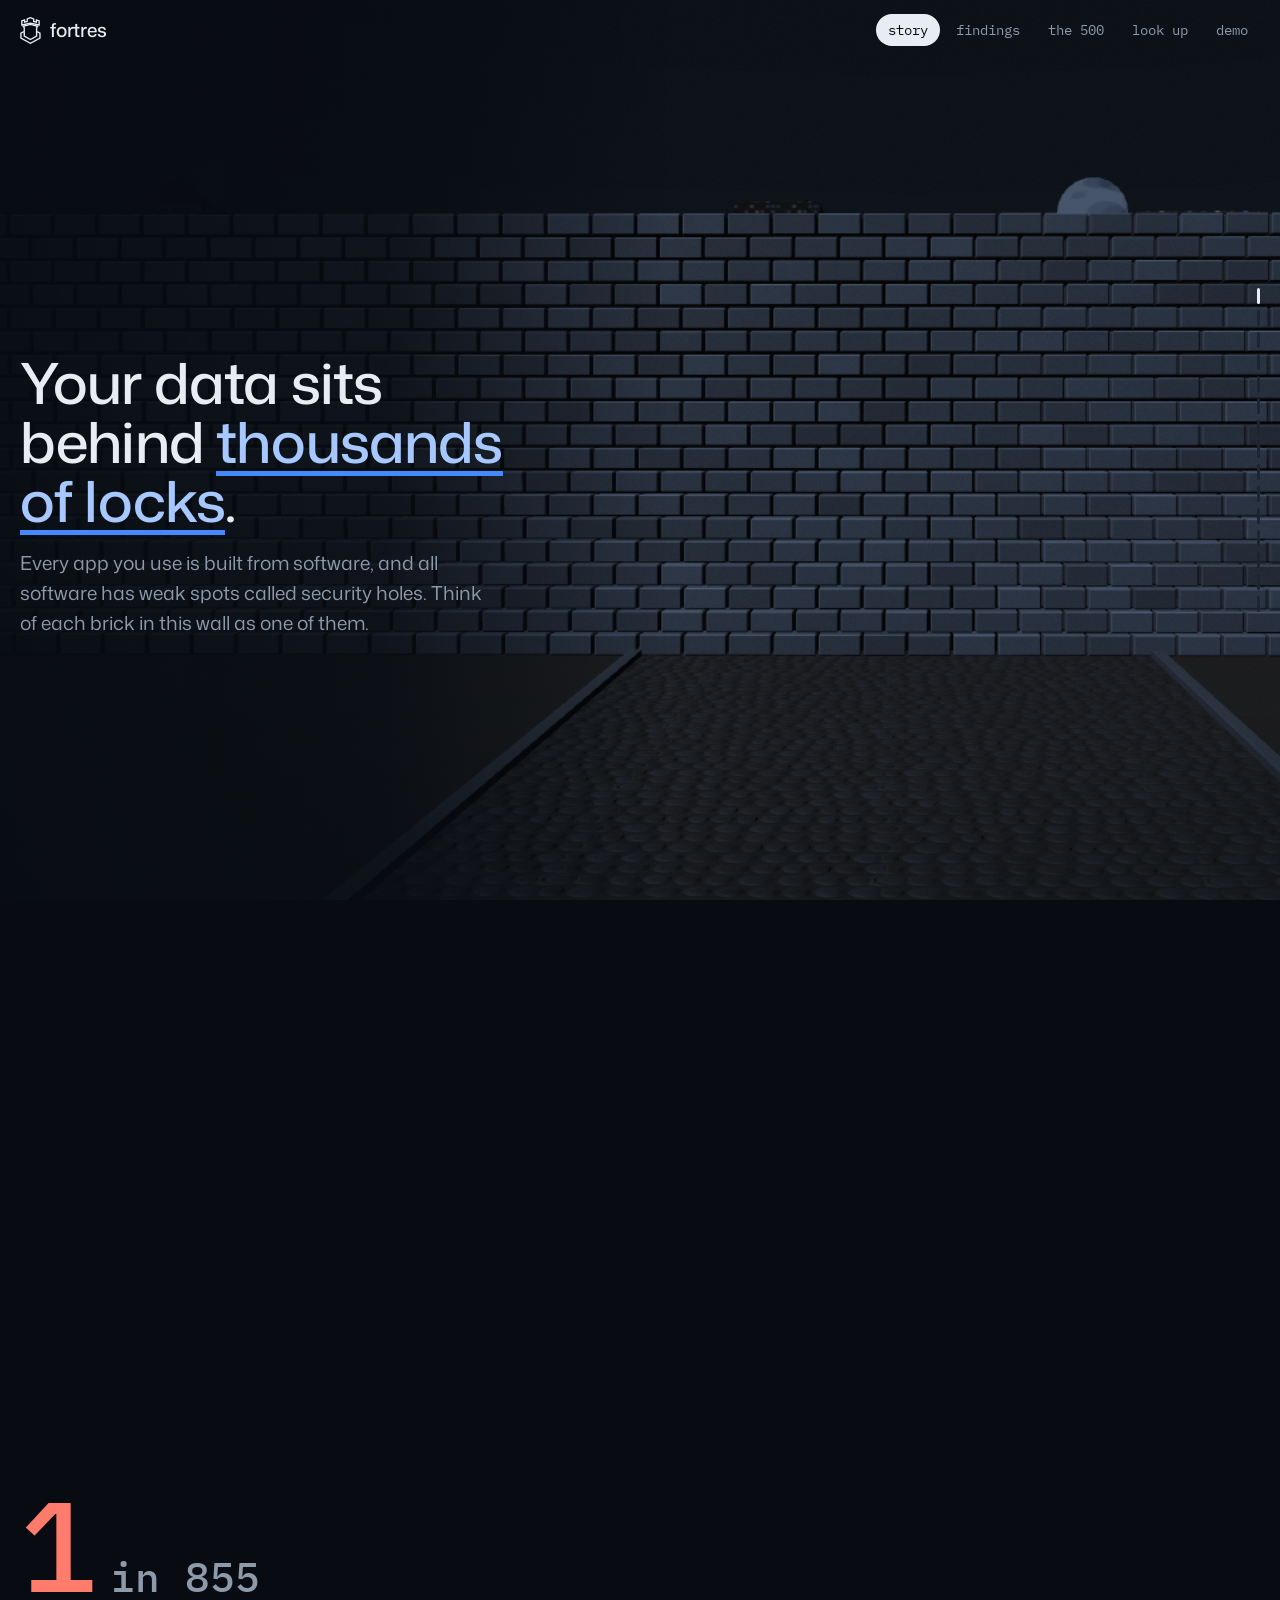
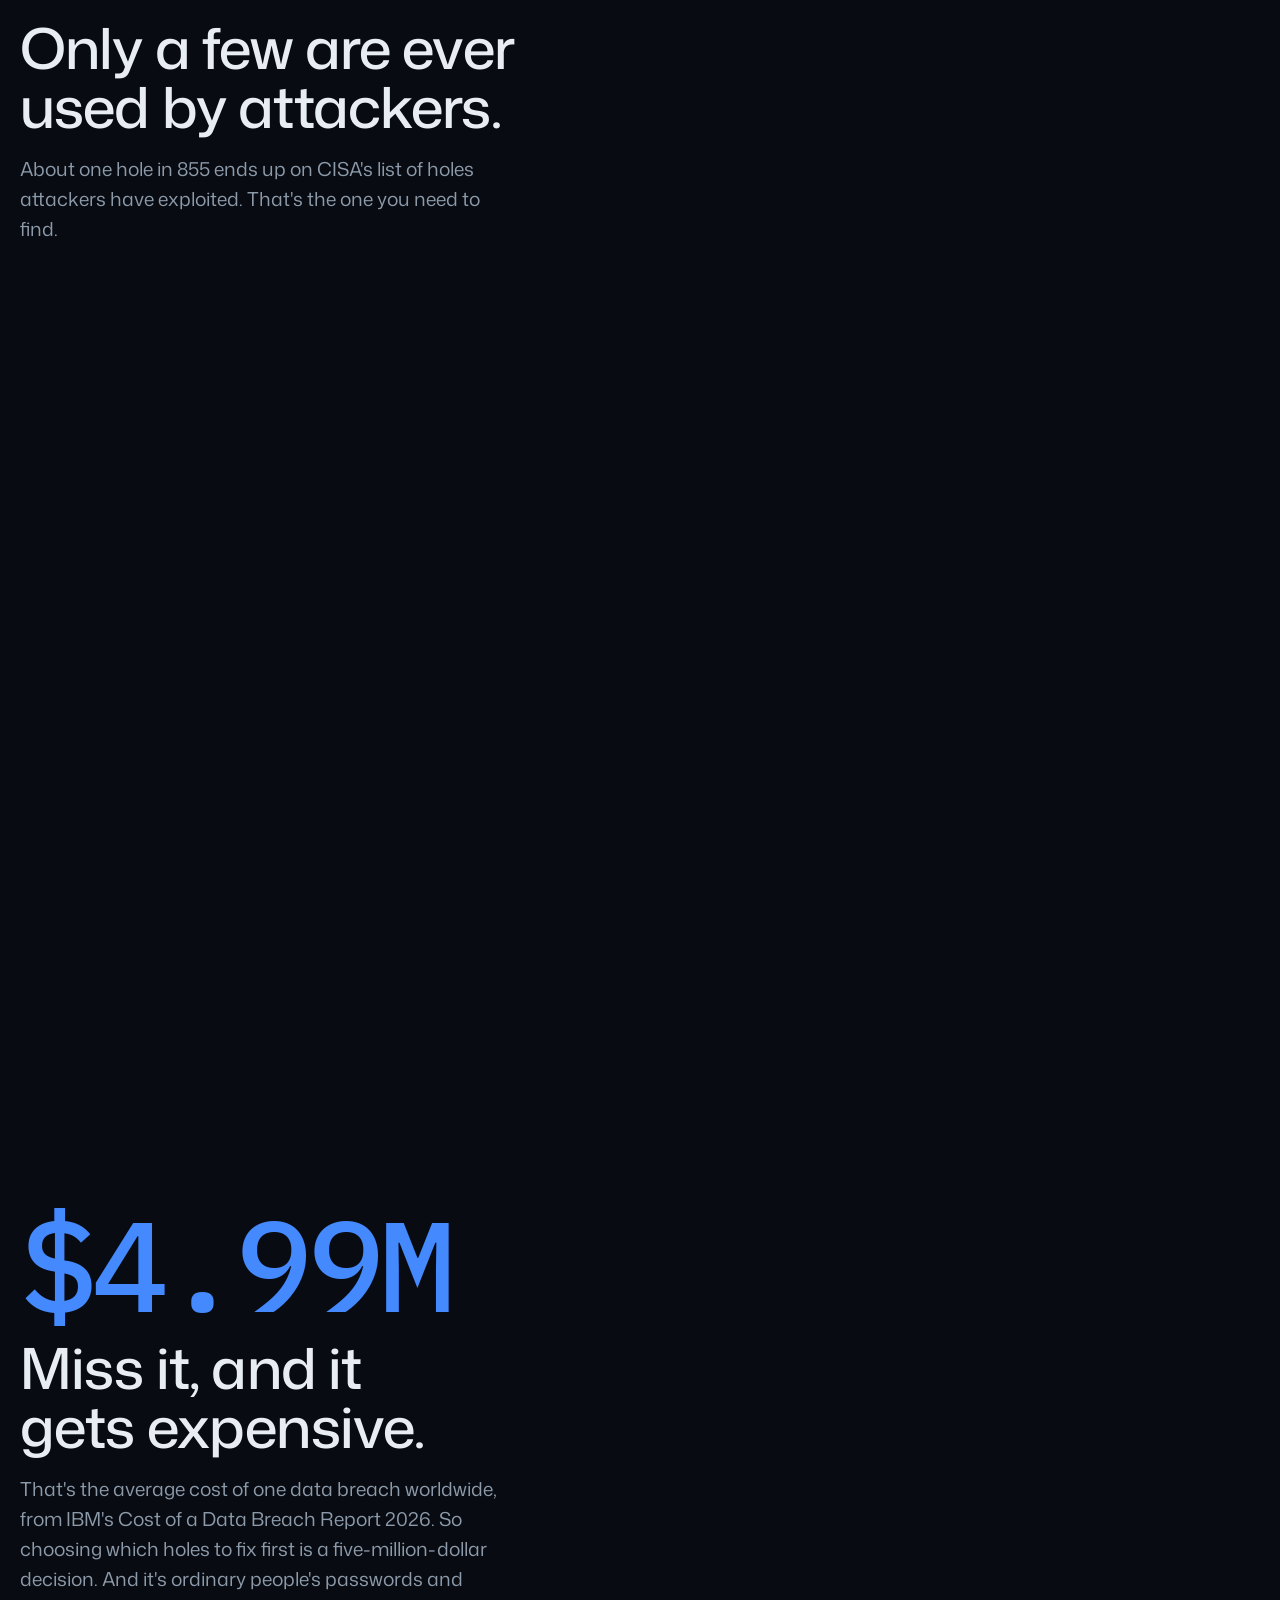
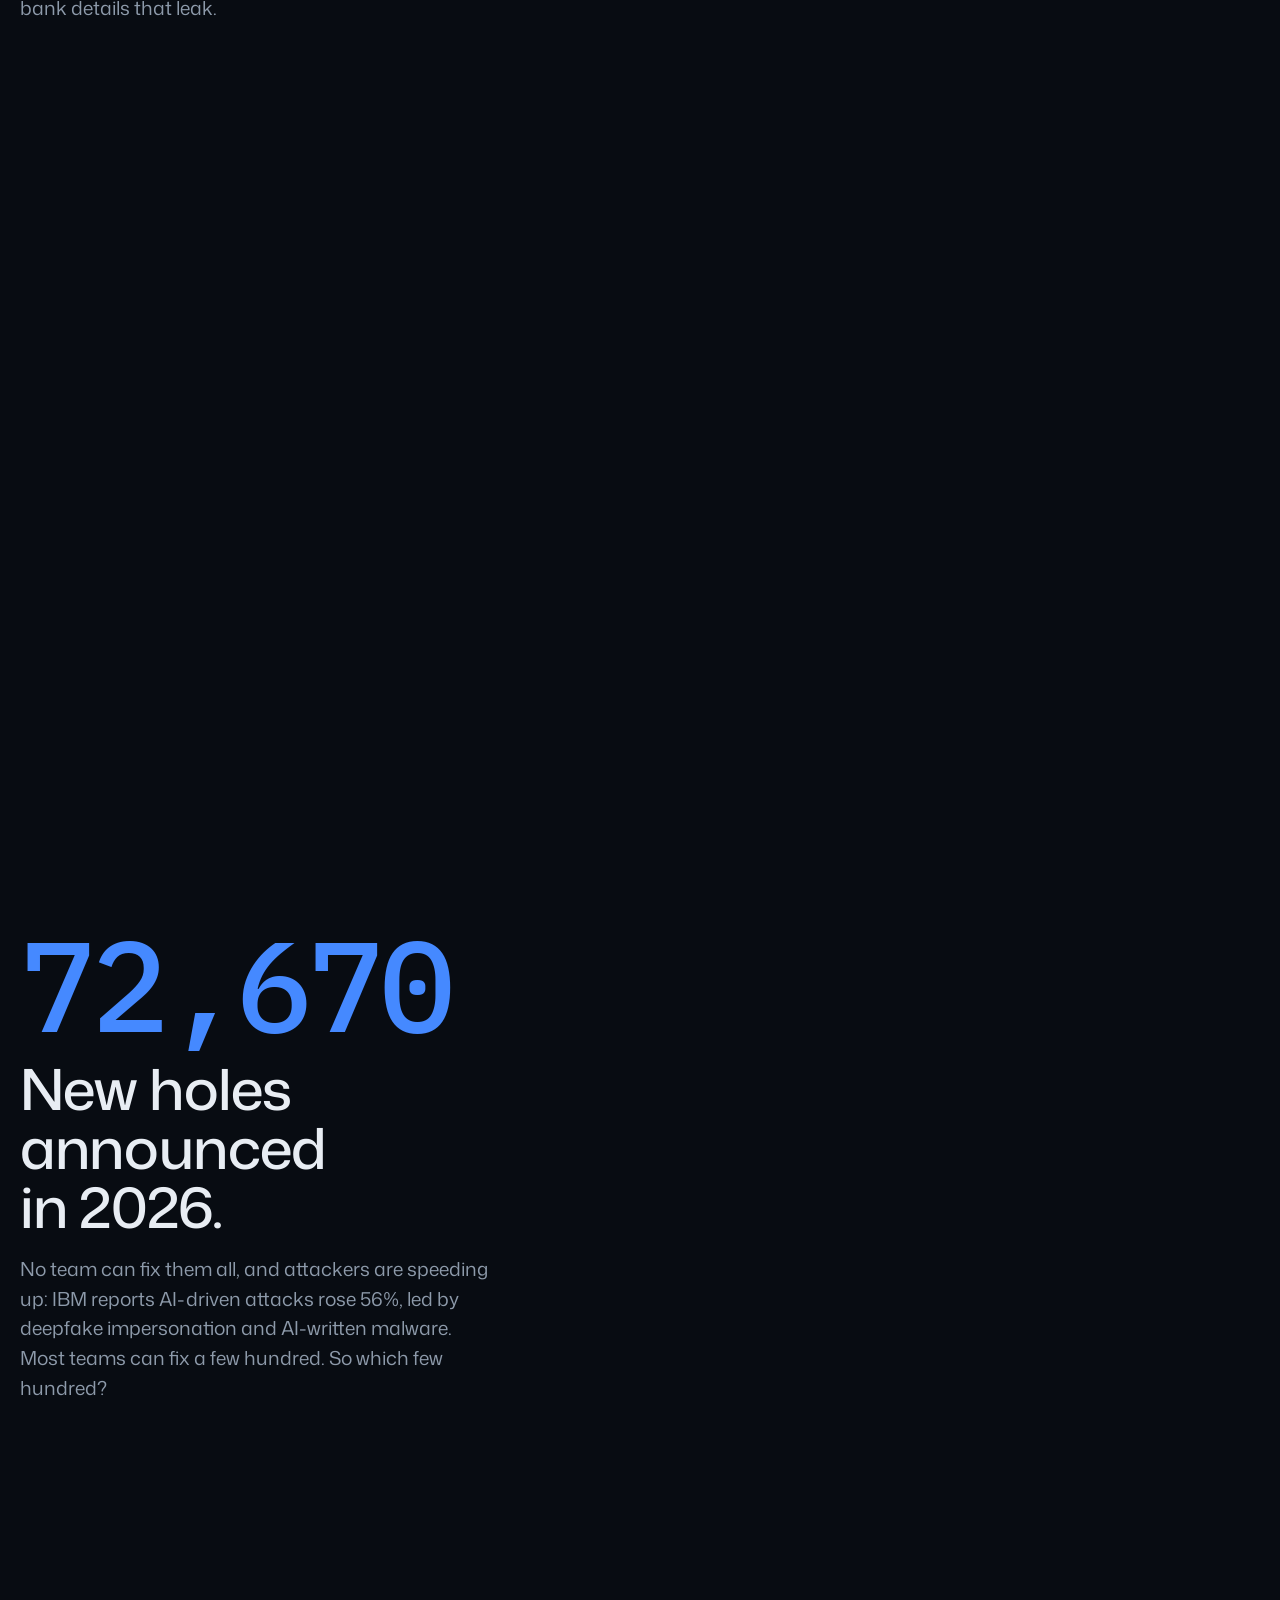
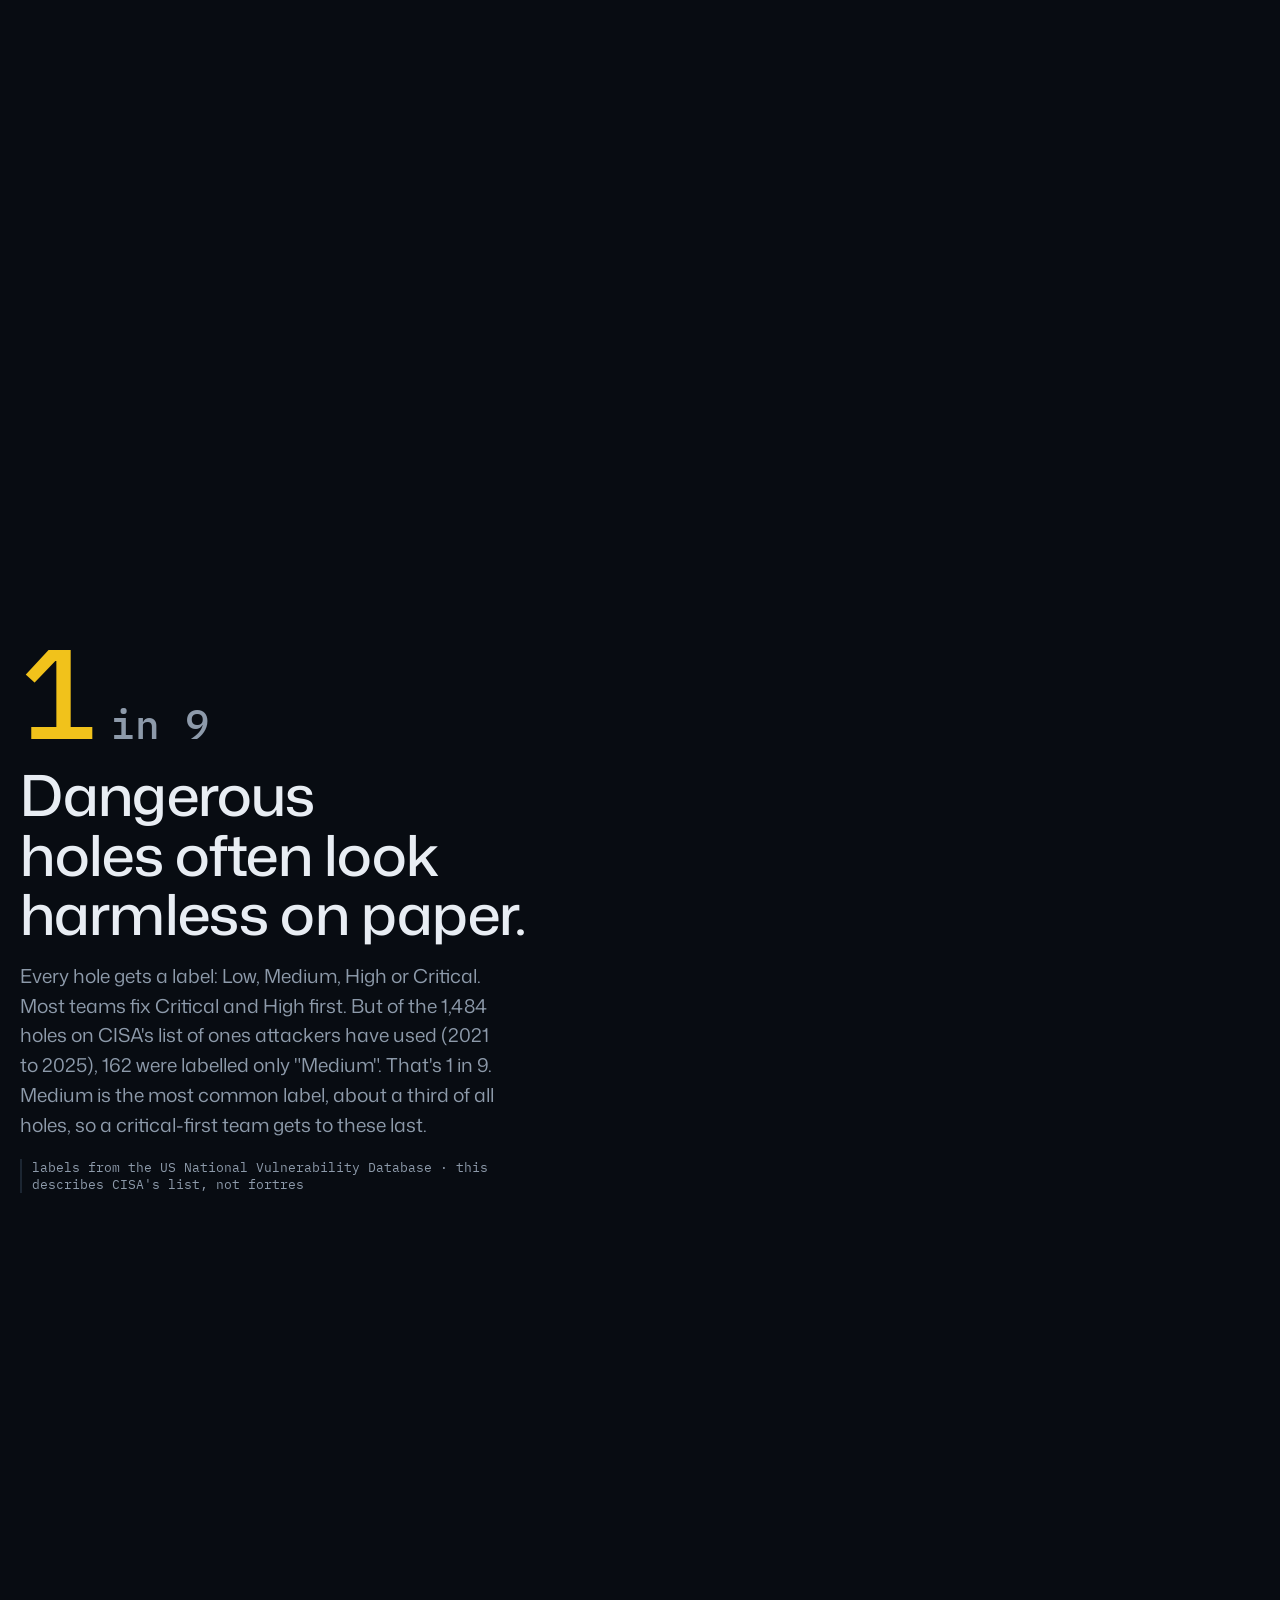
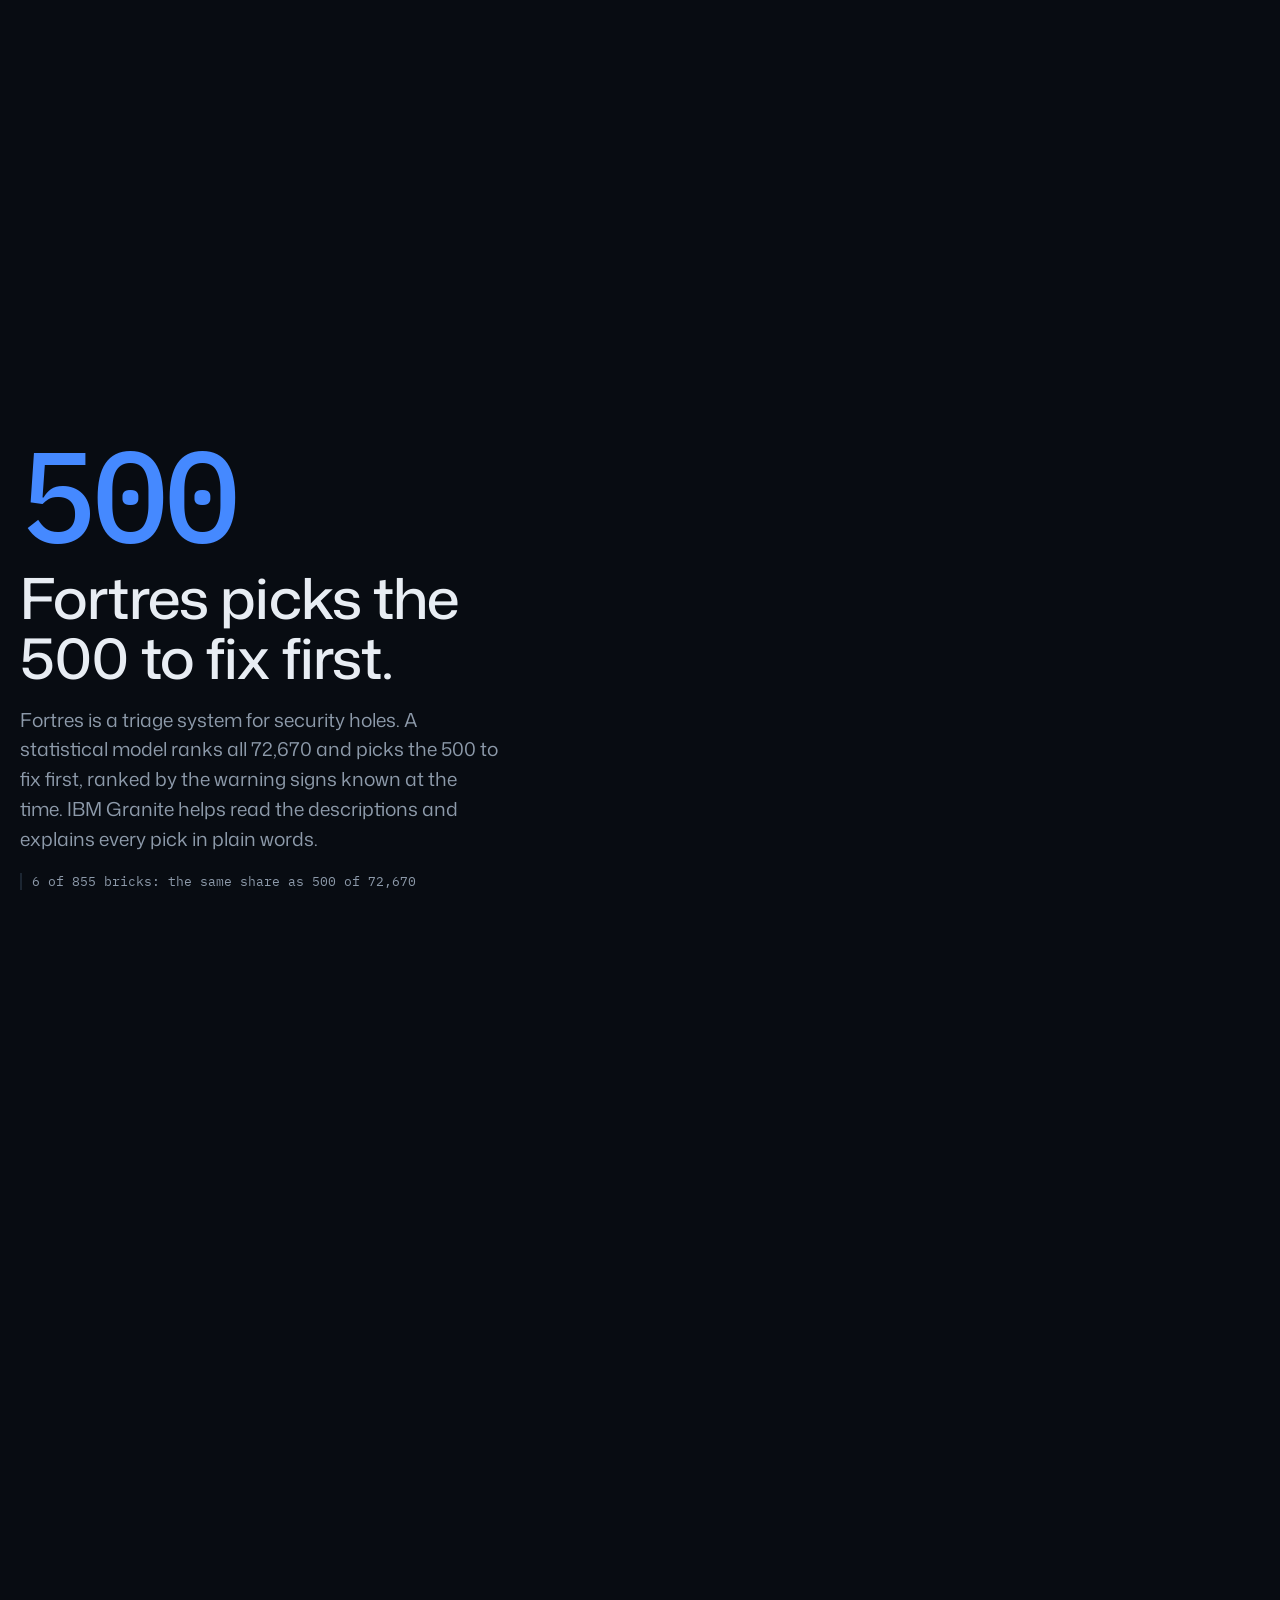
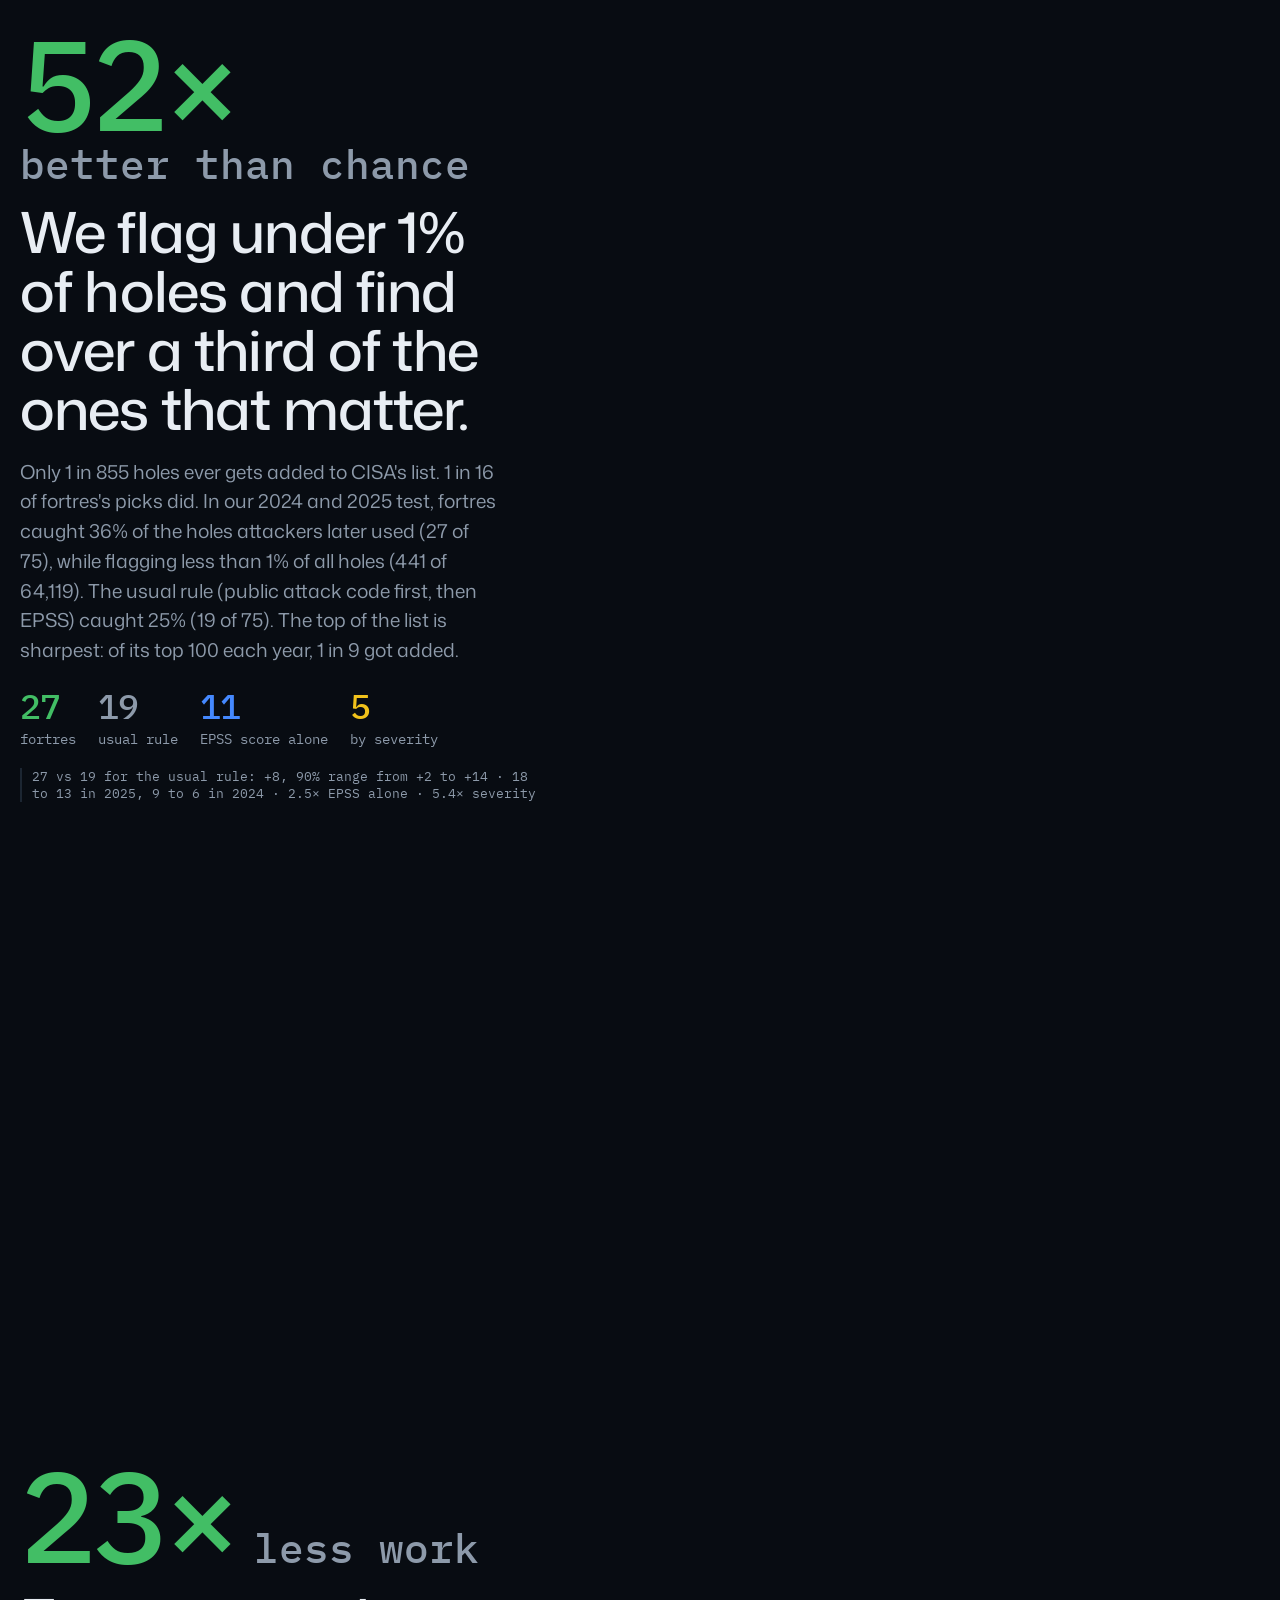
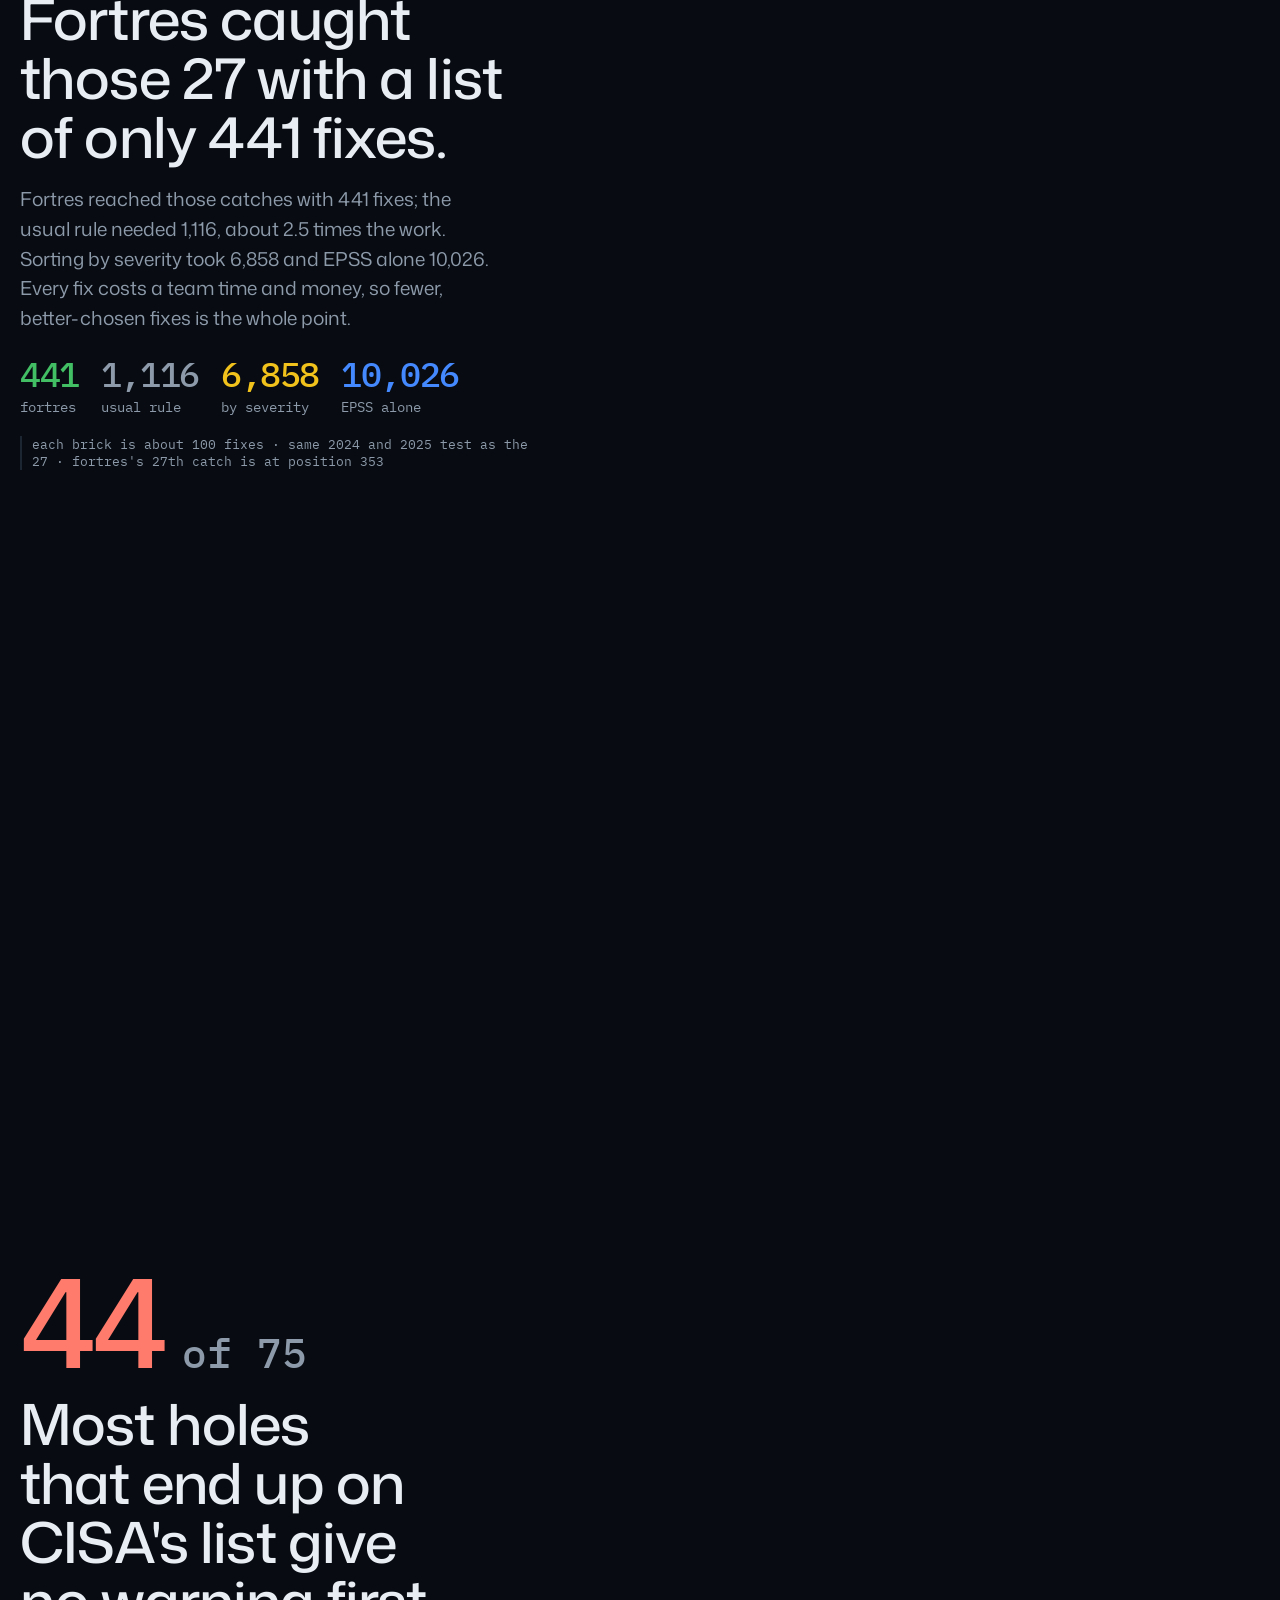
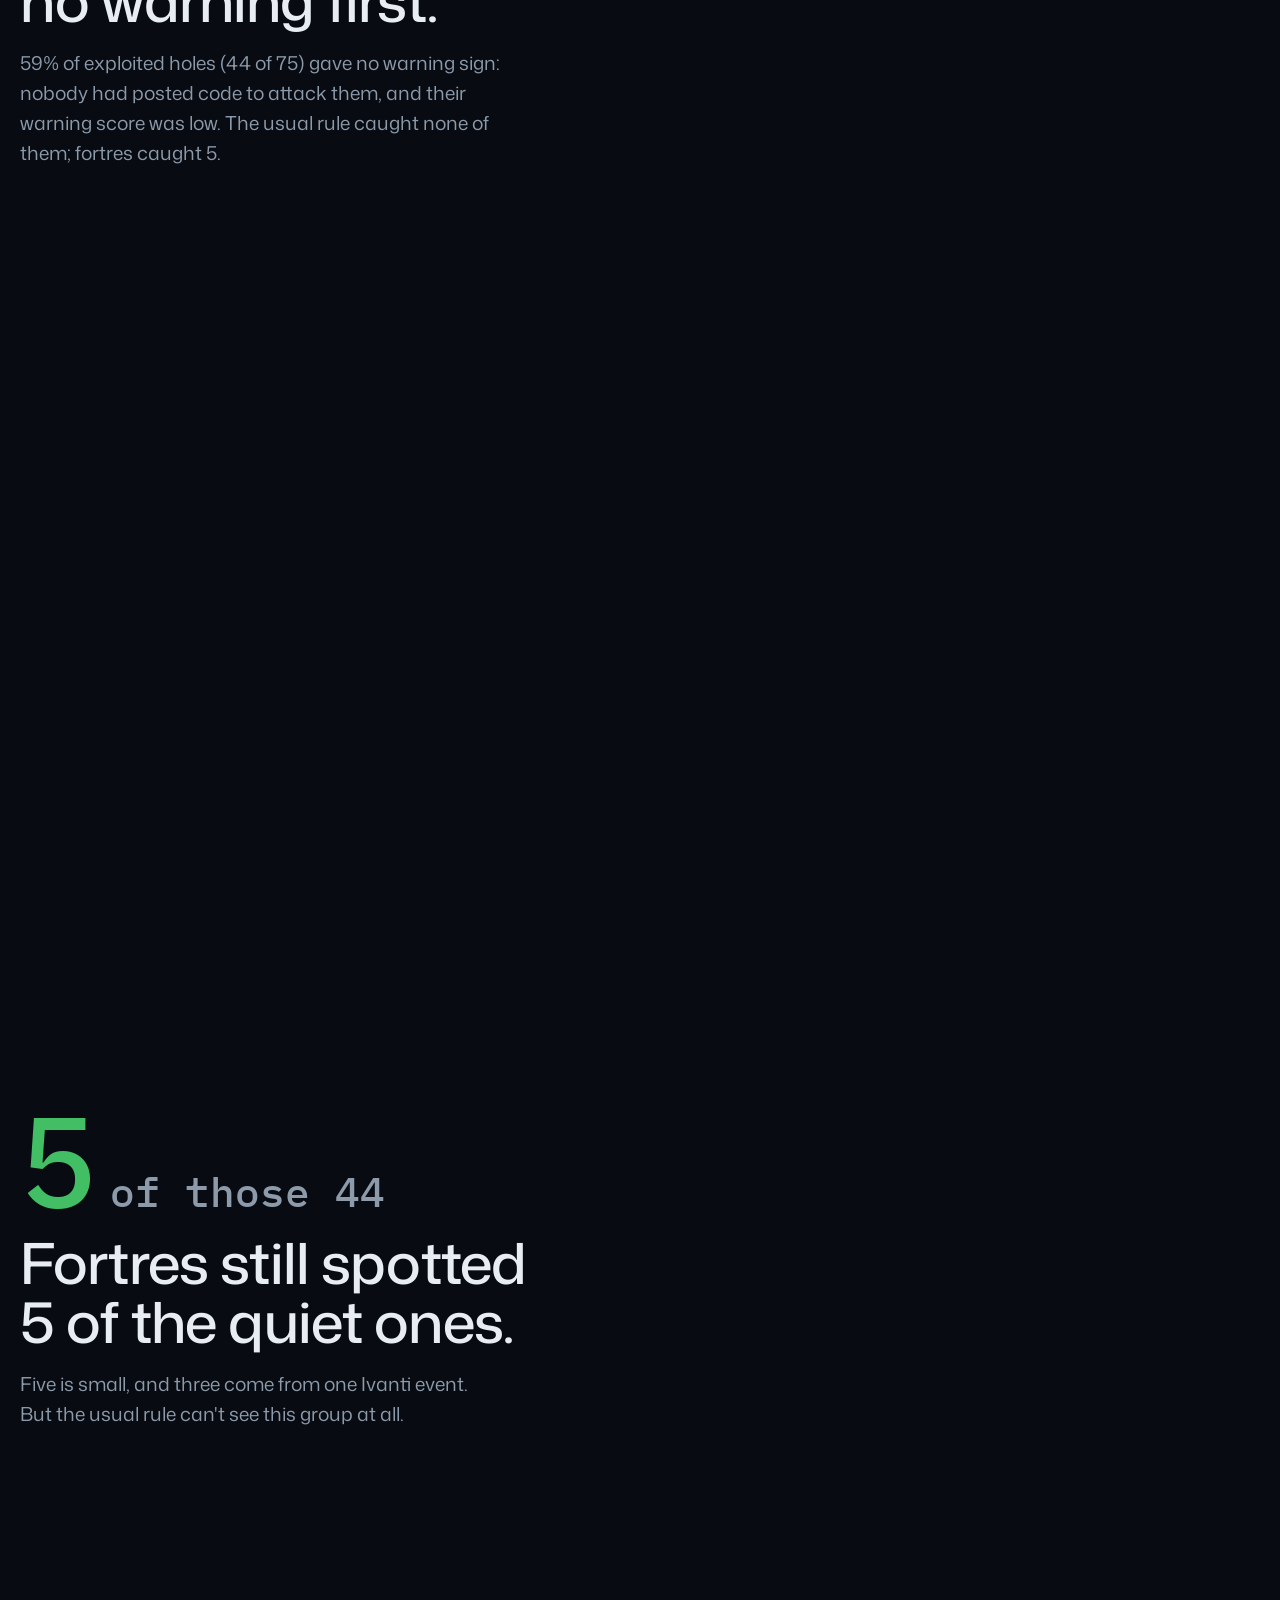
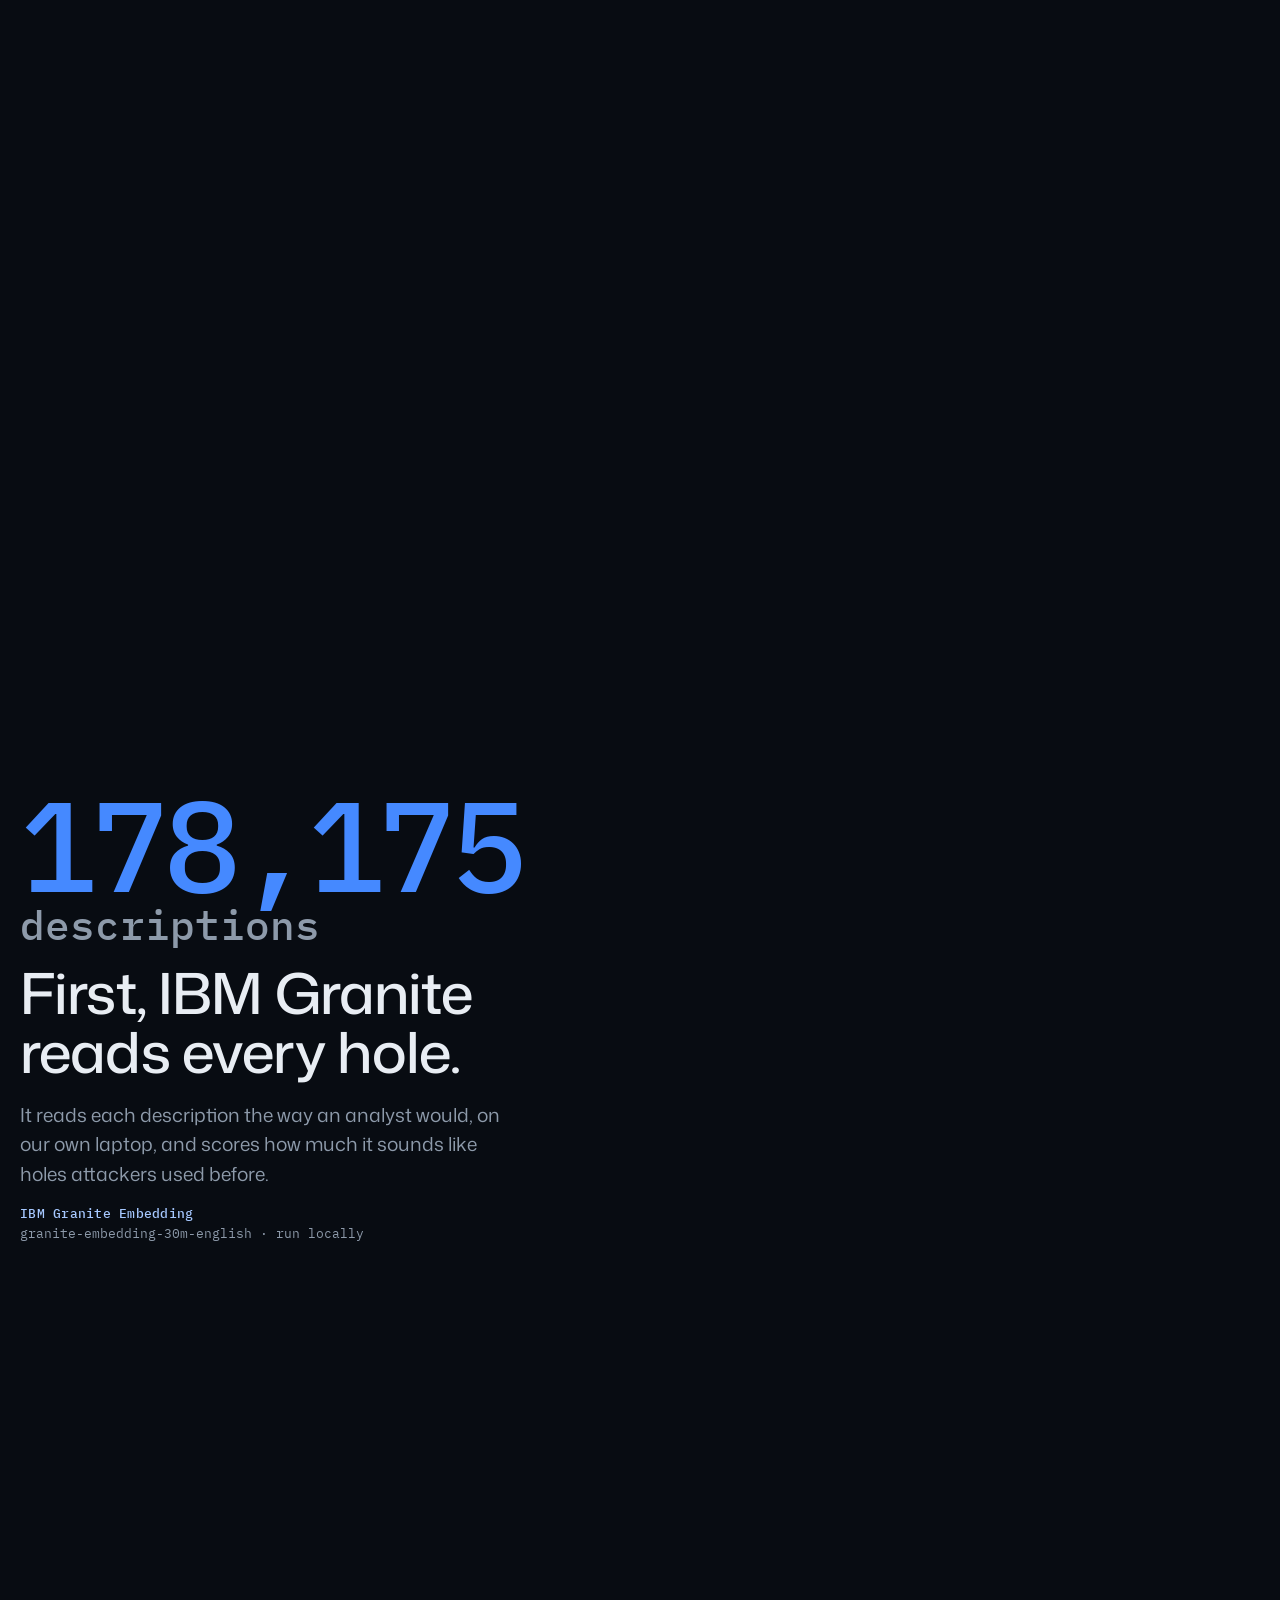
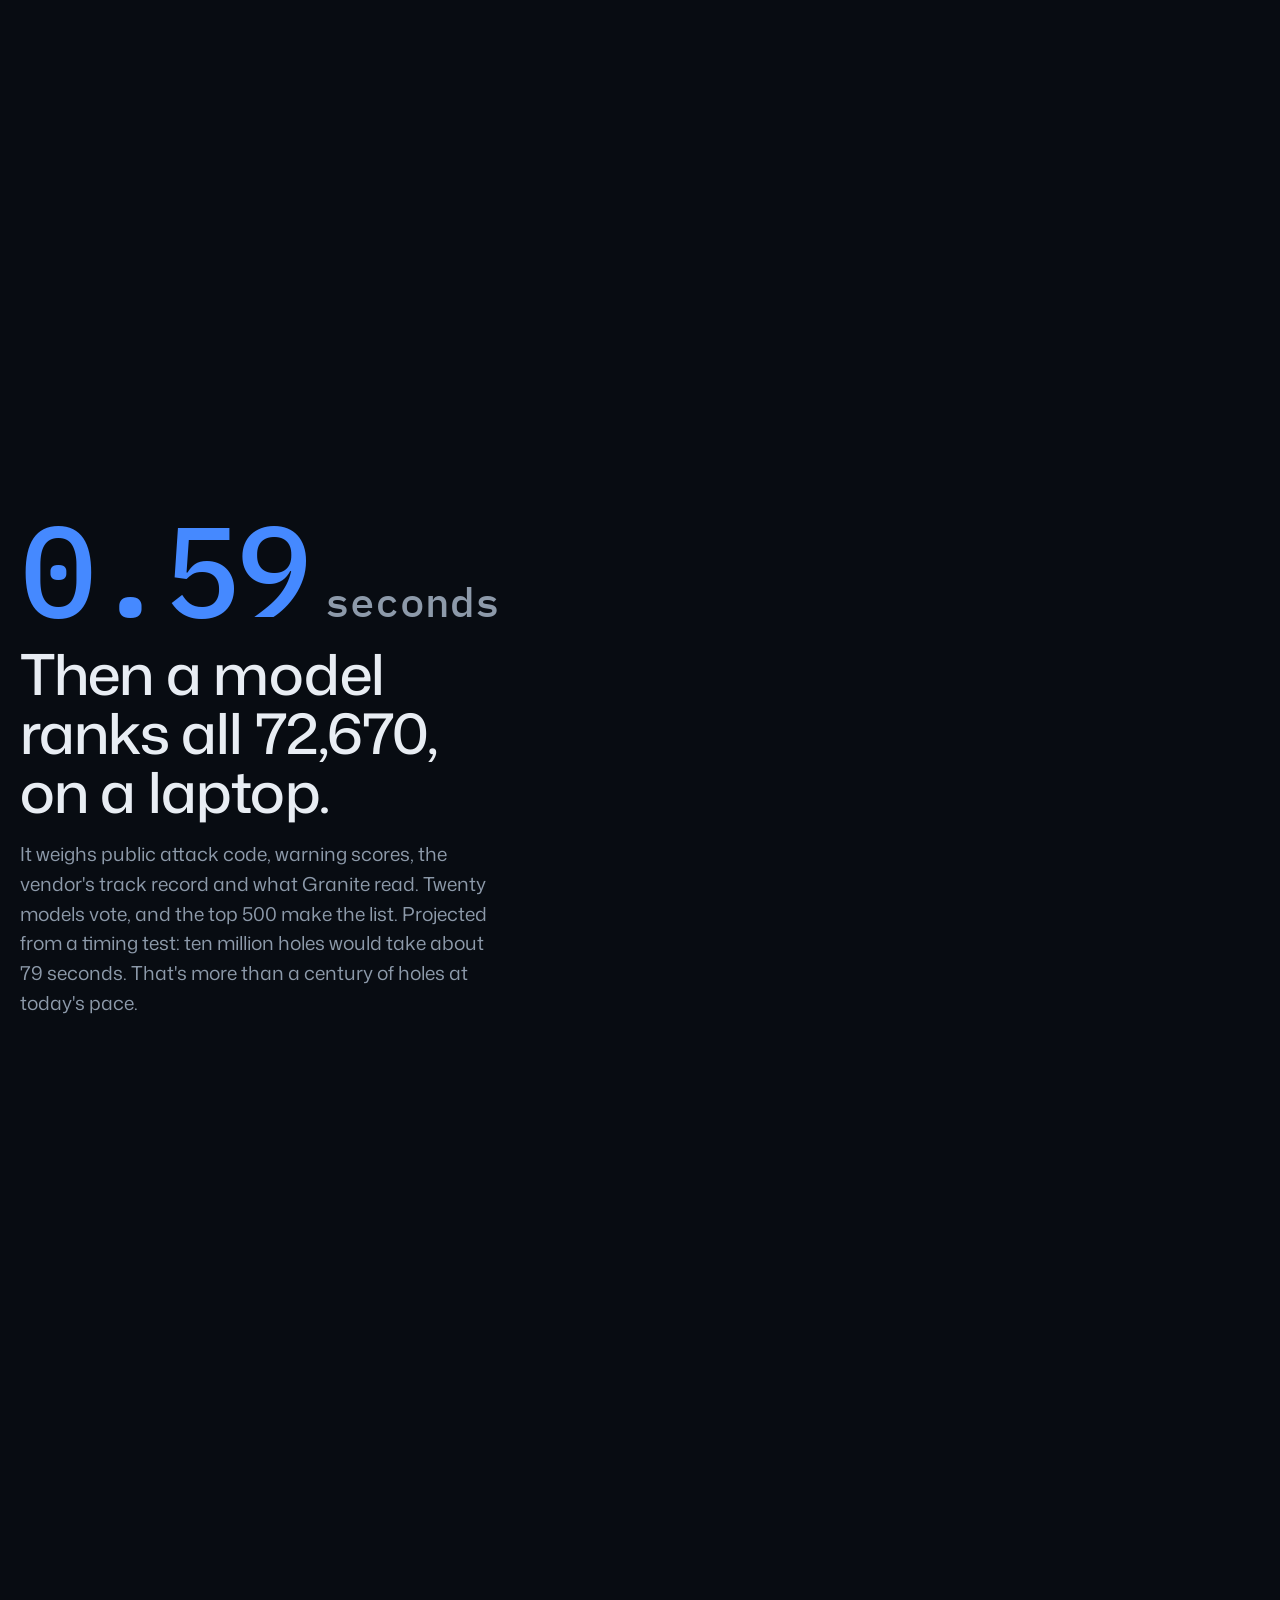
<file: site/index.html>
<!doctype html>
<html lang="en">
<head>
<meta charset="utf-8">
<meta name="viewport" content="width=device-width,initial-scale=1,viewport-fit=cover">
<title>fortres</title>
<meta name="description" content="fortres ranks 2026's 72,670 new security holes and picks the 500 to fix first. Built by Yahya and Jack for IBM's Before the Breach challenge.">
<link rel="icon" type="image/svg+xml" href="data:image/svg+xml,%3Csvg%20xmlns%3D%22http%3A//www.w3.org/2000/svg%22%20viewBox%3D%220%200%2064%2064%22%3E%3Crect%20width%3D%2264%22%20height%3D%2264%22%20rx%3D%2214%22%20fill%3D%22%23080c12%22/%3E%3Csvg%20x%3D%2210%22%20y%3D%226%22%20width%3D%2244%22%20height%3D%2252%22%20viewBox%3D%22400%20180%20610%20790%22%3E%3Cpath%20d%3D%22M450%20293L528%20266L532%20330L608%20310L610%20238L703%20201L797%20238L798%20310L876%20330L880%20266L958%20293L958%20412L703%20362L452%20412Z%22%20fill%3D%22none%22%20stroke%3D%22%23e8edf3%22%20stroke-width%3D%2246%22%20stroke-linejoin%3D%22miter%22%20stroke-miterlimit%3D%228%22/%3E%3Cpath%20d%3D%22M487%20450L703%20398L919%20450L884%20492L884%20742L703%20840L522%20742L522%20492Z%22%20fill%3D%22none%22%20stroke%3D%22%23e8edf3%22%20stroke-width%3D%2246%22%20stroke-linejoin%3D%22miter%22%20stroke-miterlimit%3D%228%22/%3E%3Cpath%20d%3D%22M507%20606L425%20655L425%20798L703%20948L982%20798L982%20655L900%20606%22%20fill%3D%22none%22%20stroke%3D%22%23e8edf3%22%20stroke-width%3D%2246%22%20stroke-linejoin%3D%22miter%22%20stroke-miterlimit%3D%228%22/%3E%3C/svg%3E%3C/svg%3E">
<link rel="preconnect" href="https://fonts.googleapis.com">
<link rel="preconnect" href="https://fonts.gstatic.com" crossorigin>
<link rel="stylesheet" href="https://fonts.googleapis.com/css2?family=IBM+Plex+Mono:wght@400;500&family=Mona+Sans:wdth,wght@75..125,400..500&display=swap">
<link rel="stylesheet" href="fortres.css">
</head>
<body>
<header class="top">
  <a class="brand" href="#story" aria-label="fortres home"><svg width="21" height="27" viewBox="400 180 610 790" aria-hidden="true"><path d="M450 293L528 266L532 330L608 310L610 238L703 201L797 238L798 310L876 330L880 266L958 293L958 412L703 362L452 412Z" fill="none" stroke="currentColor" stroke-width="40" stroke-linejoin="miter" stroke-miterlimit="8"/><path d="M487 450L703 398L919 450L884 492L884 742L703 840L522 742L522 492Z" fill="none" stroke="currentColor" stroke-width="40" stroke-linejoin="miter" stroke-miterlimit="8"/><path d="M507 606L425 655L425 798L703 948L982 798L982 655L900 606" fill="none" stroke="currentColor" stroke-width="40" stroke-linejoin="miter" stroke-miterlimit="8"/></svg>fortres</a>
  <nav class="tabs" aria-label="Pages"><a href="#story" id="t-story" aria-current="page">story</a><a href="#found" id="t-found">findings</a><a href="#picks" id="t-picks">the 500</a><a href="#lookup" id="t-lookup">look up</a><a href="#demo" id="t-demo">demo</a></nav>
</header>
<div class="prog" id="prog" aria-hidden="true"></div>
<div class="poster" aria-hidden="true"></div>
<canvas id="stage" aria-hidden="true"></canvas>
<div class="vig" aria-hidden="true"></div>
<div class="scrim" aria-hidden="true"></div>

<main class="story gut">
  <section class="step" id="s0" data-s="wall"><div class="card">
    <h2>Your data sits behind <mark>thousands of locks</mark>.</h2>
    <p>Every app you use is built from software, and all software has weak spots called security holes. Think of each brick in this wall as one of them.</p>
  </div></section>

  <section class="step" data-s="one"><div class="card">
    <span class="num coral">1<small>in 855</small></span>
    <h2>Only a few are ever <mark>used by attackers</mark>.</h2>
    <p>About one hole in 855 ends up on CISA's list of holes attackers have exploited. That's the one you need to find.</p>
  </div></section>

  <section class="step" data-s="cost"><div class="card">
    <span class="num blue">$4.99M</span>
    <h2>Miss it, and it gets <mark>expensive</mark>.</h2>
    <p>That's the average cost of one data breach worldwide, from IBM's Cost of a Data Breach Report 2026. So choosing which holes to fix first is a five-million-dollar decision. And it's ordinary people's passwords and bank details that leak.</p>
  </div></section>

  <section class="step" data-s="cloud"><div class="card">
    <span class="num blue">72,670</span>
    <h2>New holes announced <mark>in 2026</mark>.</h2>
    <p>No team can fix them all, and attackers are speeding up: IBM reports AI-driven attacks rose 56%, led by deepfake impersonation and AI-written malware. Most teams can fix a few hundred. So which few hundred?</p>
  </div></section>

  <section class="step" data-s="severity"><div class="card">
    <span class="num amber">1<small>in 9</small></span>
    <h2>Dangerous holes often <mark>look harmless</mark> on paper.</h2>
    <p>Every hole gets a label: Low, Medium, High or Critical. Most teams fix Critical and High first. But of the 1,484 holes on CISA's list of ones attackers have used (2021 to 2025), 162 were labelled only "Medium". That's 1 in 9. Medium is the most common label, about a third of all holes, so a critical-first team gets to these last.</p>
    <span class="note">labels from the US National Vulnerability Database · this describes CISA's list, not fortres</span>
  </div></section>

  <section class="step" data-s="picks"><div class="card">
    <span class="num blue">500</span>
    <h2>Fortres picks <mark>the 500 to fix first</mark>.</h2>
    <p>Fortres is a triage system for security holes. A statistical model ranks all 72,670 and picks the 500 to fix first, ranked by the warning signs known at the time. IBM Granite helps read the descriptions and explains every pick in plain words.</p>
    <span class="note">6 of 855 bricks: the same share as 500 of 72,670</span>
  </div></section>

  <section class="step" data-s="towers"><div class="card">
    <span class="num mint">52&times;<small>better than chance</small></span>
    <h2>We flag <mark>under 1%</mark> of holes and find over a third of the ones that matter.</h2>
    <p>Only 1 in 855 holes ever gets added to CISA's list. 1 in 16 of fortres's picks did. In our 2024 and 2025 test, fortres caught 36% of the holes attackers later used (27 of 75), while flagging less than 1% of all holes (441 of 64,119). The usual rule (public attack code first, then EPSS) caught 25% (19 of 75). The top of the list is sharpest: of its top 100 each year, 1 in 9 got added.</p>
    <div class="vs sm"><div><span class="num mint">27</span><span class="l">fortres</span></div><div><span class="num" style="color:var(--mute)">19</span><span class="l">usual rule</span></div><div><span class="num blue">11</span><span class="l">EPSS score alone</span></div><div><span class="num amber">5</span><span class="l">by severity</span></div></div>
    <span class="note"><span class="count" data-to="27">27</span> vs <span class="count" data-to="19">19</span> for the usual rule: +8, 90% range from +2 to +14 · 18 to 13 in 2025, 9 to 6 in 2024 · 2.5&times; EPSS alone · 5.4&times; severity</span>
  </div></section>

  <section class="step" data-s="work"><div class="card">
    <span class="num mint">23&times;<small>less work</small></span>
    <h2>Fortres caught those 27 with a list of only <mark>441 fixes</mark>.</h2>
    <p>Fortres reached those catches with 441 fixes; the usual rule needed 1,116, about 2.5 times the work. Sorting by severity took 6,858 and EPSS alone 10,026. Every fix costs a team time and money, so fewer, better-chosen fixes is the whole point.</p>
    <div class="vs sm"><div><span class="num mint">441</span><span class="l">fortres</span></div><div><span class="num" style="color:var(--mute)">1,116</span><span class="l">usual rule</span></div><div><span class="num amber">6,858</span><span class="l">by severity</span></div><div><span class="num blue">10,026</span><span class="l">EPSS alone</span></div></div>
    <span class="note">each brick is about 100 fixes · same 2024 and 2025 test as the 27 · fortres's 27th catch is at position 353</span>
  </div></section>

  <section class="step" data-s="blindRule"><div class="card">
    <span class="num coral">44<small>of 75</small></span>
    <h2>Most holes that end up on CISA's list <mark>give no warning first</mark>.</h2>
    <p>59% of exploited holes (44 of 75) gave no warning sign: nobody had posted code to attack them, and their warning score was low. The usual rule caught none of them; fortres caught 5.</p>
  </div></section>

  <section class="step" data-s="blindOurs"><div class="card">
    <span class="num mint">5<small>of those 44</small></span>
    <h2>Fortres still spotted <mark>5 of the quiet ones</mark>.</h2>
    <p>Five is small, and three come from one Ivanti event. But the usual rule can't see this group at all.</p>
  </div></section>

  <section class="step" data-s="read"><div class="card">
    <span class="num blue">178,175<small>descriptions</small></span>
    <h2>First, <mark>IBM Granite</mark> reads every hole.</h2>
    <p>It reads each description the way an analyst would, on our own laptop, and scores how much it sounds like holes attackers used before.</p>
    <p class="tool"><b>IBM Granite Embedding</b>granite-embedding-30m-english · run locally</p>
  </div></section>

  <section class="step" data-s="rank"><div class="card">
    <span class="num blue">0.59<small>seconds</small></span>
    <h2>Then a model <mark>ranks all 72,670</mark>, on a laptop.</h2>
    <p>It weighs public attack code, warning scores, the vendor's track record and what Granite read. Twenty models vote, and the top 500 make the list. Projected from a timing test: ten million holes would take about 79 seconds. That's more than a century of holes at today's pace.</p>
  </div></section>

  <section class="step" data-s="check"><div class="card">
    <span class="num mint">318<small>of 500</small></span>
    <h2>Every pick tells you <mark>why it made the list</mark>.</h2>
    <p>IBM Granite writes one plain sentence per pick. Granite Guardian checks it only says what the facts say. The 182 that fail get a simple fill-in sentence, so nothing made up reaches you.</p>
    <p class="eg">Pick 472: “Prioritised because it has public exploit code in Exploit-DB and GitHub, and it's an SQL injection vulnerability.”</p>
    <p class="tool"><b>IBM Granite Guardian</b>Granite Guardian 3 (2B) · run locally · 318 of 500 passed</p>
    <p class="tool"><b>IBM watsonx.governance</b>IBM Cloud · scored all 500 reasons · 0 of 500 flagged for harm or personal data</p>
  </div></section>

  <section class="step" data-s="trust"><div class="card">
    <span class="num mint">36%<small>not 44%</small></span>
    <h2>We could have claimed 44%. <mark>We claim 36%.</mark></h2>
    <p>Some data only appears after a hole is attacked, like NVD marking it as reviewed. Using it would have lifted our catch rate from 36% to 44%, so we left it out. Rerun with new random seeds: 35% to 37% every time. Trained on shuffled answers, it catches almost nothing.</p>
    </div></section>

  <section class="step" data-s="close"><div class="card">
    <svg class="biglogo" viewBox="400 180 610 790" aria-hidden="true"><path d="M450 293L528 266L532 330L608 310L610 238L703 201L797 238L798 310L876 330L880 266L958 293L958 412L703 362L452 412Z" fill="none" stroke="currentColor" stroke-width="30" stroke-linejoin="miter" stroke-miterlimit="8"/><path d="M450 293L528 266L532 330L608 310L610 238L703 201L797 238L798 310L876 330L880 266L958 293L958 412L703 362L452 412Z" fill="none" stroke="var(--bg)" stroke-width="20" stroke-linejoin="miter" stroke-miterlimit="8"/><path d="M487 450L703 398L919 450L884 492L884 742L703 840L522 742L522 492Z" fill="none" stroke="currentColor" stroke-width="30" stroke-linejoin="miter" stroke-miterlimit="8"/><path d="M487 450L703 398L919 450L884 492L884 742L703 840L522 742L522 492Z" fill="none" stroke="var(--bg)" stroke-width="20" stroke-linejoin="miter" stroke-miterlimit="8"/><path d="M507 606L425 655L425 798L703 948L982 798L982 655L900 606" fill="none" stroke="currentColor" stroke-width="30" stroke-linejoin="miter" stroke-miterlimit="8"/><path d="M507 606L425 655L425 798L703 948L982 798L982 655L900 606" fill="none" stroke="var(--bg)" stroke-width="20" stroke-linejoin="miter" stroke-miterlimit="8"/></svg>
    <h2>A fortress can't guard every brick. It can guard <mark>the ones attackers aim for</mark>.</h2>
    <div class="cta"><a class="btn" href="#picks">See the 500 picks <span aria-hidden="true">→</span></a><a class="btn ghost" href="#found">What we found</a><a class="btn ghost" href="https://github.com/jackwwinstanley/ibm-breach">Code on GitHub</a></div>
    <p class="credits">fortres.us · IBM "Before the Breach" · Sheridan Datathon 2026 · Yahya and Jack<br>Data: NVD, FIRST EPSS, CISA KEV · IBM Granite and Granite Guardian, run locally · IBM watsonx.governance on IBM Cloud<br>Design inspired by taste-skill, impeccable and Emil Kowalski, with IBM Carbon touches</p>
  </div></section>
</main>

<div id="found" class="gut">
  <div class="fwrap">
    <header class="fhero">
      <h2 class="fq">What is fortres?</h2>
      <p class="def">Fortres is a triage system for security holes: a statistical model ranks all 72,670 of 2026's new vulnerabilities and picks the 500 to fix first, ranked by the warning signs known at the time, and IBM Granite models help read the descriptions and explain every pick in plain language.</p>
      <ol class="flow">
        <li><span class="fstep">read</span><b>Granite Embedding reads every description.</b></li>
        <li><span class="fstep">rank</span><b>20 models that vote, each built from 150 small decision trees.</b></li>
        <li><span class="fstep">explain</span><b>Granite writes each reason. Guardian checks it.</b></li>
      </ol>
    </header>

    <div class="fhead">
      <h1>What else we found</h1>
      <p class="sub">The story has the headline results. These are the things we learned along the way.</p>
    </div>

    <section class="fd tone-blue" id="f-events" data-viz="events">
      <div class="ft">
        <span class="fk">01</span>
        <span class="fbig"><b class="cu" data-n="67">67</b><small>events</small></span>
        <h3>A few attacks come in bursts (75 holes, 67 separate events), so we count events, not holes, in our error ranges.</h3>
        <p>The 75 holes in our test came from 67 separate events, often one vendor's holes on the same day. So our error ranges count each event once, not each hole.</p>
        <code>outputs/discovery_events.csv</code>
      </div>
      <figure class="fv"><div class="viz tl" role="img" aria-label="Timeline of the holes added to CISA's list in our test, 2024 to 2025; most events are one hole, a few hold several"></div></figure>
    </section>

    <section class="fd tone-blue" id="f-vendor" data-viz="vendor">
      <div class="ft">
        <span class="fk">02</span>
        <span class="fbig"><b>Half</b><small>the catches, without vendor history</small></span>
        <h3>Attackers go back to the same vendors.</h3>
        <p>Hiding whole vendors from training cut the 2025 test's catches from 19 to 10. It's a strong clue, and a limit: a brand-new vendor gets less help.</p>
        <code>outputs/rank_vendor_cv.csv</code>
      </div>
      <figure class="fv"><div class="viz rows" role="img" aria-label="Catches in the 2025 test: 19 with vendor history, 10 with whole vendors hidden"></div></figure>
    </section>

    <section class="fd tone-blue" id="f-epss" data-viz="epss">
      <div class="ft">
        <span class="fk">03</span>
        <span class="fbig"><b>6.37&times;</b><small>EPSS jump</small></span>
        <h3>A popular warning score changed scale.</h3>
        <p>EPSS scores jumped 6.37 times from the July 2026 snapshot on. Fortres only compares holes scored in the same month, so the jump can't fool it.</p>
        <code>outputs/discovery_epss_jump.csv</code>
      </div>
      <figure class="fv"><div class="viz ep" role="img" aria-label="Typical EPSS score by month: flat for two and a half years, then a jump in July 2026"></div></figure>
    </section>

    <section class="fd tone-amber" id="f-dates" data-viz="dates" data-n="490" data-hl="249">
      <div class="ft">
        <span class="fk">04</span>
        <span class="fbig"><b class="cu" data-n="249">249</b><small>links dated after the fact</small></span>
        <h3>Some outside data knows the answer.</h3>
        <p>In Metasploit, 249 of 490 links to a hole were added more than 30 days after the attack code. Trusting those dates would be peeking at the answer, so we didn't.</p>
        <code>outputs/newdata_provenance.md</code>
      </div>
      <figure class="fv"><div class="viz" role="img" aria-label="490 bricks, one per Metasploit link; about half were added more than a month later"></div></figure>
    </section>

    <section class="fd tone-mint" id="f-simple" data-viz="simple" data-a="7" data-b="11">
      <div class="ft">
        <span class="fk">05</span>
        <span class="fbig"><b>1</b><small>idea kept, out of 18</small></span>
        <h3>Simpler beat clever.</h3>
        <p>We wrote the rules before seeing any results, then tried 18 ideas. We kept one: the more constrained model.</p>
        <code>outputs/rank_summary.csv · outputs/zoo_summary.md</code>
      </div>
      <figure class="fv"><div class="viz tiles" role="img" aria-label="18 tiles, one per idea tried; one kept"></div></figure>
    </section>

    <section class="fd tone-blue" id="f-ai" data-viz="reasons">
      <div class="ft">
        <span class="fk">06</span>
        <span class="fbig"><b>36%</b><small>(182 of 500)</small></span>
        <h3>AI explanations need checking.</h3>
        <p>IBM Granite drafted a reason for each of our 500 picks, using only that hole's facts. Our own rules rejected 92 drafts, most often for using a word that isn't in the facts. IBM Granite Guardian then checked the rest against the facts and blocked 90 more. Those 182 picks show a plain fixed sentence instead. Afterwards, IBM watsonx.governance scored all 500 final reasons: on average 0.80 for staying true to the facts, and none flagged for harm or personal data.</p>
        <code>outputs/explanations_summary.json, outputs/watsonx_gov_summary.json</code>
      </div>
      <figure class="fv"><div class="viz" role="img" aria-label="500 bricks, one per pick: 318 kept, 92 rejected by our own rules, 90 blocked by Granite Guardian"></div></figure>
    </section>

    <h2 class="qah">Questions judges ask</h2>
    <dl class="qa">
      <div><dt>Is fortres an LLM?</dt><dd>No. The ranking is 20 models that vote, each built from 150 small decision trees. IBM Granite reads the descriptions to give the ranking one clue, and writes the plain reason for each pick, which Granite Guardian checks against the facts.</dd></div>
      <div><dt>Why not use an LLM to rank?</dt><dd>A ranking model can be tested against known outcomes, and it gives the same answer every time. A language model can make things up, so we only let it explain.</dd></div>
    </dl>
  </div>
</div>

<div id="look" class="gut">
  <div class="lwrap">
    <div class="dhead"><span class="dnum" id="lnum">72,670</span><div><h1>holes ranked. Look up any of them.</h1><p class="lead">Paste a CVE ID, or a whole advisory with one in it. fortres shows where that hole sits in its 2026 ranking, and why, if it made the top 500.</p></div></div>
    <form class="lsearch" id="lform" role="search"><label for="lq" class="sr" style="position:absolute;left:-9999px">CVE ID</label><input id="lq" autocomplete="off" spellcheck="false" placeholder="CVE-2026-4092"><button type="submit">Look up</button></form>
    <div class="tries">Try one: <button type="button" data-c="CVE-2026-39808">CVE-2026-39808</button><button type="button" data-c="CVE-2026-82384">CVE-2026-82384</button><button type="button" data-c="CVE-2026-76034">CVE-2026-76034</button><button type="button" data-c="CVE-2026-46014">CVE-2026-46014</button></div>
    <div class="lres" id="lres" aria-live="polite"></div>
  </div>
</div>
<div id="demo" class="gut">
  <div class="dwrap">
    <h1>Two-minute demo</h1>
    <p class="lead">Fortres ranking the 2026 scoreboard on a laptop. <a href="https://youtu.be/0V3eeukbF3c" target="_blank" rel="noopener">Watch on YouTube</a></p>
    <div class="vid"><iframe id="vid" title="Fortres two-minute demo video" allow="autoplay; encrypted-media; picture-in-picture; fullscreen" allowfullscreen></iframe></div>
  </div>
</div>
<div id="data" class="gut">
  <div class="dwrap">
    <div class="dhead"><span class="dnum" id="dnum">500</span><div><h1>holes to fix first in 2026.</h1><p class="lead">Every pick Fortres made, in order. Each bar below is one pick. Hover to see it, click to jump to it, or search the table.</p></div></div>
    <div class="code" id="code" role="img" aria-label="500 bars, one per pick, tallest where the warning score is highest"></div>
    <div class="codeinfo"><span id="codeinfo">Hover a bar</span><span class="legend"><i class="lg g"></i>reason passed Granite Guardian <i class="lg"></i>plain template · taller = higher EPSS</span></div>
    <p class="facts"><span><b>500</b> picked from 72,670</span><span><b>136</b> would let an attacker take over the machine</span><span><b>318</b> reasons passed Granite Guardian</span><span><b>~85</b> of 2026's holes expected on CISA's list</span></p>
    <div class="tools">
      <label class="search" for="q"><svg width="16" height="16" viewBox="0 0 16 16" aria-hidden="true"><circle cx="7" cy="7" r="5" fill="none" stroke="currentColor" stroke-width="1.5"/><path d="M11 11l3.5 3.5" stroke="currentColor" stroke-width="1.5"/></svg><input id="q" type="search" placeholder="Search a CVE, vendor or kind of flaw" autocomplete="off"></label>
      <label class="chk" for="gonly"><input id="gonly" type="checkbox"> Guardian-passed reasons only</label>
      <span class="count" id="count"></span>
    </div>
    <div class="chips" id="chips" role="group" aria-label="Filter by what the hole lets an attacker do"></div>
    <div class="tablebox">
      <table>
        <thead><tr><th>rank</th><th>CVE</th><th>what it lets an attacker do</th><th>flaw</th><th>reported by</th><th style="text-align:right">EPSS in month</th><th>attack code</th><th>reason</th></tr></thead>
        <tbody id="tb"></tbody>
      </table>
    </div>
    <button class="more" id="more" type="button">Show 25 more</button>
  </div>
</div>


<script src="vendor/three.r128.min.js" defer></script>
<script src="fortres.js" defer></script>
<script src="findings.js" defer></script>
</body>
</html>
</file>
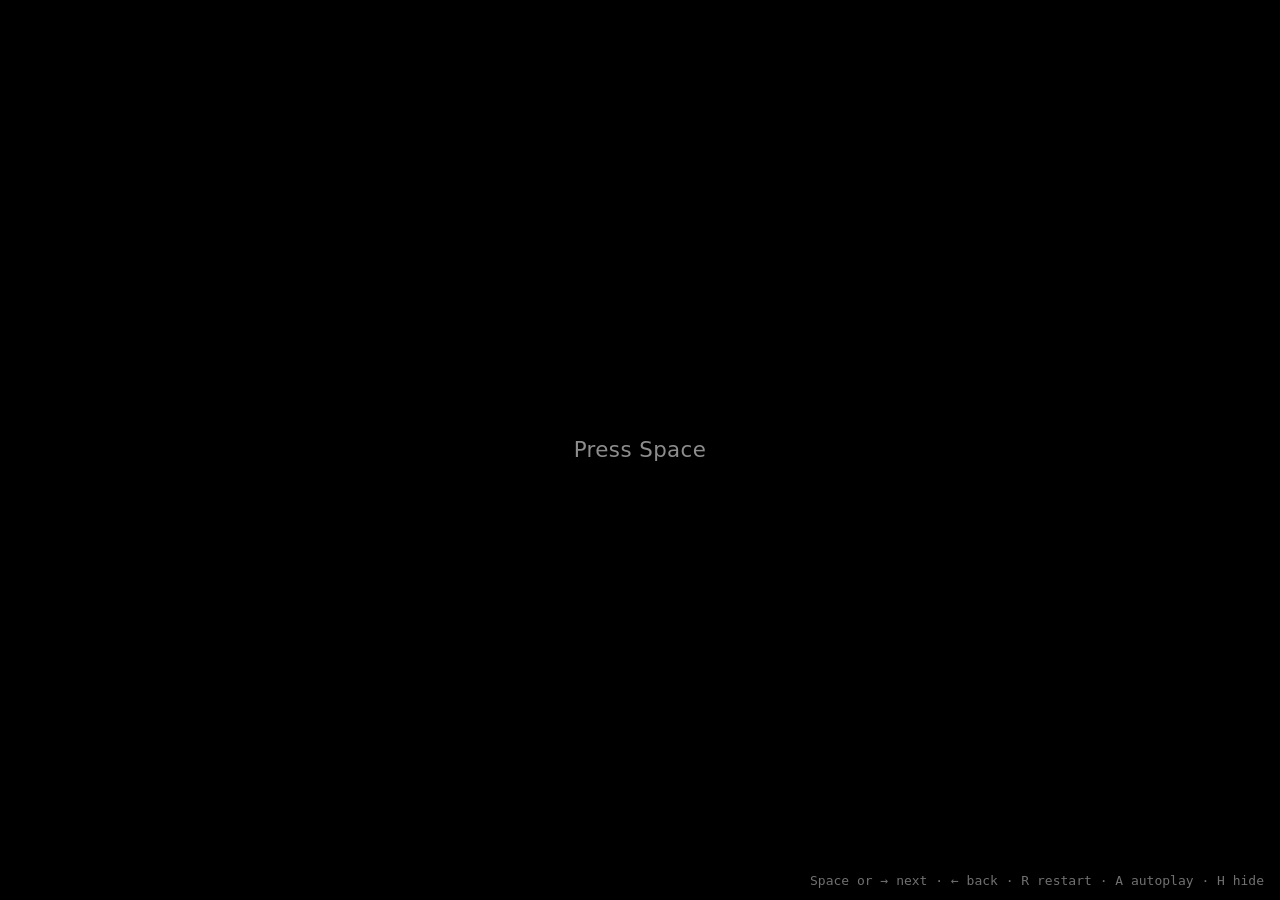
<file: site/demo.html>
<!doctype html>
<html lang="en">
<head>
<meta charset="utf-8">
<meta name="viewport" content="width=device-width, initial-scale=1">
<title>Fortres demo</title>
<link rel="stylesheet" href="demo.css">
</head>
<body>
<div id="stage" class="stage" aria-live="polite">
  <section id="s-start" class="scene start"><p class="press">Press Space</p></section>

  <section id="s-hook" class="scene">
    <p id="hook-big" class="huge num"></p>
    <p id="hook-line" class="lead"></p>
    <p id="hook-rate" class="sub"></p>
  </section>

  <section id="s-what" class="scene">
    <h1 id="what-title" class="title"></h1>
    <ol id="flow" class="flow"></ol>
  </section>

  <section id="s-replay" class="scene">
    <h1 id="replay-title" class="title"></h1>
    <p id="replay-label" class="tag"></p>
    <div id="hist" class="hist" aria-hidden="true"></div>
    <p id="replay-top" class="hist-top"></p>
  </section>

  <section id="s-lookup" class="scene">
    <div class="search"><span class="search-label">Look up a CVE</span><span id="typed" class="typed num"></span><span id="caret" class="caret"></span></div>
    <div id="cards" class="cards"></div>
  </section>

  <section id="s-result" class="scene">
    <h1 id="result-title" class="title"></h1>
    <div id="bars" class="bars"></div>
    <p id="result-range" class="sub"></p>
    <p id="result-split" class="small"></p>
    <p id="result-workload" class="small"></p>
    <div id="leak" class="leak"><p id="leak-big" class="leak-big"></p><p id="leak-note" class="sub"></p></div>
  </section>

  <section id="s-found" class="scene">
    <div id="found" class="found"></div>
  </section>

  <section id="s-close" class="scene close">
    <p id="close-big" class="close-big"></p>
    <p id="close-links" class="close-links num"></p>
    <p id="close-team" class="sub"></p>
    <p id="close-built" class="small"></p>
  </section>
</div>
<div id="hints" class="hints"><span id="hint-scene" class="num"></span> Space or → next · ← back · R restart · A autoplay · H hide</div>
<script src="demo.js"></script>
</body>
</html>
</file>
<file: site/fortres.css>
/* Layout: one 3D brick wall pinned behind the page. Each screen says one thing, in one sentence and at most one number,
   and the wall rebuilds itself to show it. After the story, three calm sections hold the detail. Deliberately dark-only. */
:root{
  --bg:#080c12; --panel:#0e141c; --line:#1c2632; --fg:#e8edf3; --mute:#8d9aaa;
  --accent:#4589ff; --accent-2:#a6c8ff; --caught:#42be65; --miss:#ff7b6b;
  --ease-out:cubic-bezier(.23,1,.32,1); --ease-io:cubic-bezier(.77,0,.175,1);
  --display:"Mona Sans","Helvetica Neue",Arial,sans-serif;
  --mono:"IBM Plex Mono",ui-monospace,Menlo,monospace;
  color-scheme:dark;
}
*{box-sizing:border-box}
body{background:var(--bg);color:var(--fg);font-family:var(--display);margin:0;font-size:17px;line-height:1.55;hyphens:none;-webkit-font-smoothing:antialiased}
body::before{content:"";position:fixed;inset:0 0 auto;height:env(safe-area-inset-top,0px);z-index:10;background:var(--bg)}
h1,h2,h3{font-weight:500;margin:0;text-wrap:balance}
p{margin:0}
a{color:var(--accent)}
:focus-visible{outline:2px solid var(--accent);outline-offset:2px}
.gut{padding-left:max(20px,env(safe-area-inset-left,0px));padding-right:max(20px,env(safe-area-inset-right,0px))}

.top{position:fixed;top:env(safe-area-inset-top,0px);left:0;right:0;z-index:6;display:flex;align-items:center;gap:20px;height:60px;
  padding-left:max(20px,env(safe-area-inset-left,0px));padding-right:max(20px,env(safe-area-inset-right,0px))}
.route-picks .top{background:var(--bg);border-bottom:1px solid var(--line)}
.brand{display:flex;align-items:center;gap:9px;font-weight:500;font-size:19px;letter-spacing:-.01em;color:var(--fg);text-decoration:none}
.tabs{margin-left:auto;display:flex;gap:4px}
.tabs a{font:400 14px var(--mono);color:var(--mute);text-decoration:none;padding:7px 12px;border-radius:999px;transition:color .15s cubic-bezier(.2,0,.38,.9),background .15s cubic-bezier(.2,0,.38,.9)}
.tabs a{white-space:nowrap}
@media (max-width:480px){.tabs{gap:0}.tabs a{padding:7px 8px;font-size:12.5px}}
.tabs a:hover{color:var(--fg)}
.tabs a[aria-current="page"]{color:var(--bg);background:var(--fg)}
.prog{position:fixed;right:max(20px,env(safe-area-inset-right,0px));top:50%;transform:translateY(-50%);z-index:5;display:flex;flex-direction:column;gap:6px}
.prog i{width:3px;height:16px;background:var(--line);border-radius:2px;transition:background .3s cubic-bezier(.2,0,.38,.9)}
@media (max-width:760px){.prog{display:none}}
.route-picks #stage,.route-picks .scrim,.route-picks .story,.route-picks .prog{display:none}
#data{display:none}
.route-picks #data{display:block}
.route-lookup #data{display:none}
.route-found #data{display:none}
.route-demo #data{display:none}
#demo{display:none;padding-top:calc(env(safe-area-inset-top,0px) + 60px);min-height:100vh}
.route-demo #demo{display:block}
#demo .lead a{color:inherit}
.vid{margin-top:28px;aspect-ratio:16/9;width:100%;border:1px solid var(--line);background:var(--bg)}
.vid iframe{display:block;width:100%;height:100%;border:0}
#found{display:none;padding-top:calc(env(safe-area-inset-top,0px) + 60px);min-height:100vh}
.route-found #found{display:block}
/* Findings page (#found): one finding per band. Text on the left, a chart on the right drawn from site/data/findings.json.
   Every chart is made of bricks, the same unit as the wall: one brick = one hole, reason or link. Colours are the page tokens. */
.fwrap{max-width:1180px;margin:0 auto;padding-block:64px 120px}
.fhero{max-width:860px}
.fq{font-size:clamp(17px,1.4vw,19px);font-weight:500;color:var(--accent-2);letter-spacing:0}
.fwrap .def{font-size:clamp(22px,2.3vw,32px);line-height:1.3;letter-spacing:-.01em;margin-top:14px;max-width:34ch;color:var(--fg)}
.flow{list-style:none;padding:0;margin:44px 0 0;display:grid;grid-template-columns:repeat(3,1fr);border-top:1px solid var(--line)}
.flow li{padding:22px 24px 0 0;display:flex;flex-direction:column;gap:6px;position:relative}
.flow li+li{padding-left:24px;border-left:1px solid var(--line)}
.flow .fstep{font:400 12px/1 var(--mono);color:var(--accent);letter-spacing:.06em}
.flow b{font-weight:500;font-size:17px;line-height:1.4}
.flow span:last-child{color:var(--mute);font-size:15px;line-height:1.5}
.isnot{margin-top:28px;color:var(--mute);font-size:15px;max-width:70ch}
.fhead{margin-top:140px}
.fhead h1{font-size:clamp(44px,7vw,104px);line-height:.95;letter-spacing:-.03em}
.fwrap .sub{color:var(--mute);margin-top:18px;max-width:58ch;font-size:clamp(16px,1.3vw,18px)}
.fidx{display:flex;flex-wrap:wrap;gap:6px 8px;margin-top:32px}
.fidx button{font:400 13px/1 var(--mono);color:var(--mute);background:none;border:1px solid var(--line);border-radius:999px;padding:8px 12px;cursor:pointer;
  transition:color .15s var(--ease-out),border-color .15s var(--ease-out),transform .12s var(--ease-out)}
.fidx button b{font-weight:400;color:var(--accent);margin-right:6px}
.fidx button:hover{color:var(--fg);border-color:var(--mute)}
.fidx button:active{transform:scale(.97)}
.fd{display:grid;grid-template-columns:minmax(0,5fr) minmax(0,7fr);gap:72px;align-items:center;padding:120px 0;border-top:1px solid var(--line);scroll-margin-top:72px}
.fd:first-of-type{margin-top:64px}
.ft .fk{font:400 12px/1 var(--mono);color:var(--mute);letter-spacing:.06em}
.fbig{display:block;margin-top:18px;font:500 clamp(56px,7.4vw,112px)/.9 var(--display);letter-spacing:-.035em;font-variant-numeric:tabular-nums;color:var(--fg)}
.fbig b{font-weight:500;color:var(--tone,var(--fg))}
.tone-coral{--tone:var(--miss)}.tone-mint{--tone:var(--caught)}.tone-amber{--tone:#f1c21b}.tone-blue{--tone:var(--accent)}
.fd .fk{color:var(--tone,var(--mute))}
.fbig small{display:block;margin-top:12px;font:400 13px/1.4 var(--mono);letter-spacing:0;color:var(--mute)}
.ft h3{margin-top:26px;font-size:clamp(21px,1.9vw,26px);line-height:1.2;letter-spacing:-.01em;max-width:24ch}
.ft p{color:var(--mute);margin-top:12px;max-width:52ch;line-height:1.6}
.ft code{display:block;margin-top:16px;font:400 12px/1.6 var(--mono);color:var(--mute);opacity:.75}
.fv{margin:0}
.key{display:flex;flex-wrap:wrap;gap:8px 18px;margin-top:16px;font:400 12px/1.4 var(--mono);color:var(--mute)}
.k::before{content:"";display:inline-block;width:14px;height:7px;border-radius:1px;margin-right:7px;vertical-align:1px;background:var(--c)}
.k.blue{--c:var(--accent)}.k.coral{--c:var(--miss)}.k.mint{--c:var(--caught)}.k.amber{--c:#f1c21b}
.k.dim{--c:#2a3646}.k.dim2{--c:#3a4757}.k.dim3{--c:#56616f}.k.ghost::before{background:none;border:1px dashed var(--miss);height:5px}
/* brick grids */
.bg{display:grid;gap:var(--g,3px)}
.bg i{display:block;aspect-ratio:2/1;border-radius:1px;background:var(--c,#3a4757);opacity:0;transform:translateY(8px);
  transition:opacity .45s var(--ease-out),transform .55s var(--ease-out),background-color .5s var(--ease-io);transition-delay:calc(var(--d,0)*1ms)}
.on .bg i{opacity:1;transform:none}
.bg i.ghost{background:none;box-shadow:inset 0 0 0 1px var(--miss);opacity:0}
.on .bg i.ghost{opacity:.85}
.bg i.out{background:none;box-shadow:inset 0 0 0 1px #3a4757}
.bg i.kept{box-shadow:none}
.lbl{font:400 12px/1.4 var(--mono);color:var(--mute);margin:0 0 10px}
.lbl b{font-weight:500;color:var(--fg);font-size:15px;margin-right:6px}
.rows .row+.row{margin-top:26px}
/* workload bars */
.bars{display:grid;gap:22px}
.bar .lbl{display:flex;justify-content:space-between;gap:12px}
.bar .tr{height:22px;background:#111923;border-radius:2px;overflow:hidden}
.bar .fl{height:100%;background:var(--c);transform-origin:left;transform:scaleX(0);transition:transform 1.1s var(--ease-io);transition-delay:calc(var(--d,0)*1ms)}
.on .bar .fl{transform:scaleX(var(--w))}
.bar.me .lbl b{color:var(--caught)}
/* timeline */
.tl .tlg{position:relative;height:150px;border-bottom:1px solid var(--line)}
.tl .ev{position:absolute;bottom:0;width:7px;display:flex;flex-direction:column-reverse;gap:2px;transform:translateX(-50%)}
.tl .ev i{height:9px;width:7px;aspect-ratio:auto}
@media (max-width:700px){.tl .ev,.tl .ev i{width:5px}.tl .ev i{height:7px}}
.tl .ax{display:flex;justify-content:space-between;margin-top:8px;font:400 11px/1 var(--mono);color:var(--mute)}
.tl .ev:hover i{background:var(--fg)}
/* EPSS months */
.ep .eg{display:flex;align-items:flex-end;gap:4px;height:200px;border-bottom:1px solid var(--line)}
.ep .m{flex:1;background:var(--c,#3a4757);border-radius:1px 1px 0 0;height:var(--h);transform-origin:bottom;transform:scaleY(0);
  transition:transform .8s var(--ease-io);transition-delay:calc(var(--d,0)*1ms)}
.on .ep .m{transform:scaleY(1)}
.ep .gap{flex:.6}
.ep .ax{display:flex;justify-content:space-between;margin-top:8px;font:400 11px/1 var(--mono);color:var(--mute)}
.ep .jump{font:500 15px/1 var(--mono);color:var(--accent);text-align:right;margin-bottom:10px}
/* tiles */
.tiles .tg{display:grid;grid-template-columns:repeat(11,1fr);gap:7px;max-width:560px}
.tiles .tg i{aspect-ratio:1;border-radius:3px;box-shadow:inset 0 0 0 1px #3a4757;opacity:0;transform:scale(.9);
  transition:opacity .4s var(--ease-out),transform .4s var(--ease-out),background-color .5s var(--ease-io);transition-delay:calc(var(--d,0)*1ms)}
.on .tiles .tg i{opacity:1;transform:none}
.tiles .tg i.kept{background:var(--caught);box-shadow:none}
.tiles .lbl{margin-top:18px}
.qah{font-size:clamp(26px,2.6vw,34px);line-height:1.1;margin-top:40px;padding-top:88px;border-top:1px solid var(--line);letter-spacing:-.01em}
.qa{margin-top:32px;display:grid;grid-template-columns:1fr 1fr;gap:28px 48px}
.qa dt{font-weight:500;font-size:19px}
.qa dd{color:var(--mute);margin:8px 0 0;line-height:1.6}
@media (max-width:860px){.fd{grid-template-columns:1fr;gap:36px;padding:64px 0}.flow{grid-template-columns:1fr}.flow li+li{padding-left:0;border-left:0;border-top:1px solid var(--line);margin-top:20px}.qa{grid-template-columns:1fr}.fhead{margin-top:88px}}
@media (prefers-reduced-motion:reduce){.bg i,.bar .fl,.ep .m,.tiles .tg i{transition:none!important}}
#look{display:none;padding-top:calc(env(safe-area-inset-top,0px) + 60px);min-height:100vh}
.route-lookup #look{display:block}
.lwrap{max-width:980px;margin:0 auto;padding-block:56px 96px}
.lsearch{display:flex;align-items:center;gap:14px;margin-top:40px;background:var(--panel);border:1px solid var(--line);border-bottom:2px solid var(--accent);padding:0 18px;height:68px}
.lsearch:focus-within{outline:2px solid var(--accent);outline-offset:2px}
.lsearch input{flex:1;min-width:0;border:0;background:transparent;color:var(--fg);font:500 clamp(18px,2.4vw,26px) var(--mono);outline:none;letter-spacing:-.01em}
.lsearch input::placeholder{color:var(--line);color:#3a4656}
.lsearch button{font:500 14px var(--display);background:var(--fg);color:var(--bg);border:0;border-radius:999px;padding:10px 18px;cursor:pointer;transition:transform .16s var(--ease-out)}
.lsearch button:active{transform:scale(.97)}
.tries{display:flex;flex-wrap:wrap;gap:8px;align-items:center;margin-top:14px;font-size:14px;color:var(--mute)}
.tries button{font:400 13px var(--mono);color:var(--fg);background:transparent;border:1px solid var(--line);border-radius:999px;padding:5px 11px;cursor:pointer}
.tries button:hover{border-color:var(--accent)}
.lres{margin-top:40px}
.lres .rk{display:flex;align-items:baseline;gap:18px;flex-wrap:wrap}
.lres .rk b{font:500 clamp(56px,8vw,104px)/.9 var(--mono);letter-spacing:-.04em;color:var(--accent)}
.lres .rk span{font:400 16px var(--mono);color:var(--mute)}
.lres .cv{font:500 18px var(--mono);margin-bottom:10px;display:flex;gap:12px;align-items:center;flex-wrap:wrap}
.lane{position:relative;height:46px;margin-top:30px}
.lane .tr{position:absolute;left:0;right:0;top:18px;height:10px;background:var(--panel);border:1px solid var(--line);border-radius:2px}
.lane .top{position:absolute;left:0;top:18px;height:10px;background:var(--caught);border-radius:2px 0 0 2px}
.lane .mk{position:absolute;top:8px;width:3px;height:30px;background:var(--fg);transform:translateX(-1px);transition:left .5s var(--ease-io)}
.lane .lb{position:absolute;top:34px;font:12px var(--mono);color:var(--mute);white-space:nowrap}
.lane .lb.r{right:0}
.facts2{display:grid;grid-template-columns:repeat(3,minmax(0,1fr));gap:28px;margin-top:40px;border-top:1px solid var(--line);padding-top:26px}
.facts2 h3{font:500 12.5px var(--mono);color:var(--mute);margin-bottom:8px}
.facts2 p{font-size:16px}
@media (max-width:760px){.facts2{grid-template-columns:1fr;gap:20px}}
.why{margin-top:34px;background:var(--panel);border:1px solid var(--line);border-left:3px solid var(--caught);border-radius:4px;padding:20px 22px;font-size:16px;line-height:1.6}
.why .src{display:block;margin-top:10px;font:12px var(--mono);color:var(--mute)}
.note2{margin-top:34px;color:var(--mute);max-width:62ch}
.miss{margin-top:40px;font-size:18px;color:var(--mute);max-width:56ch}
.prog i.on{background:var(--fg)}
.cta{display:flex;gap:10px;flex-wrap:wrap;margin-top:28px}
.btn{display:inline-flex;align-items:center;gap:10px;font:500 15px var(--display);text-decoration:none;padding:13px 20px;border-radius:999px;background:var(--fg);color:var(--bg);transition:transform .2s cubic-bezier(.2,.8,.2,1)}
.btn:hover{transform:translateY(-1px)}
.btn:active{transform:scale(.98)}
.btn.ghost{background:transparent;color:var(--fg);border:1px solid var(--line)}
.step p.eg{margin-top:18px;padding-left:14px;border-left:2px solid var(--caught);font:400 13.5px/1.7 var(--mono);color:var(--fg);max-width:46ch}
.step p.tool{margin-top:14px;font:400 12.5px/1.6 var(--mono);color:var(--mute);max-width:52ch}
.step p.tool b{display:block;font-weight:500;color:var(--accent-2);letter-spacing:.02em}
.step p.tool+p.tool{margin-top:10px}
.step p.credits{margin-top:40px;font:400 12.5px/1.8 var(--mono);color:var(--mute);max-width:56ch}
/* data page */
#data{padding-top:calc(env(safe-area-inset-top,0px) + 60px);min-height:100vh}
.dwrap{max-width:1240px;margin:0 auto;padding-block:56px 80px}
.dwrap h1{font-size:clamp(34px,4.4vw,56px);line-height:1.05;letter-spacing:-.015em}
.dwrap .lead{color:var(--mute);margin-top:14px;max-width:60ch}
.stats{display:grid;grid-template-columns:repeat(4,minmax(0,1fr));gap:12px;margin-top:36px}
.stat{background:var(--panel);border:1px solid var(--line);border-radius:6px;padding:18px 20px}
.stat b{display:block;font:500 34px/1 var(--mono);letter-spacing:-.02em}
.stat span{display:block;margin-top:8px;font-size:14px;color:var(--mute)}
@media (max-width:820px){.stats{grid-template-columns:repeat(2,minmax(0,1fr))}}
.tools{display:flex;gap:12px;flex-wrap:wrap;align-items:center;margin-top:40px}
.search{flex:1 1 260px;min-width:0;display:flex;align-items:center;gap:10px;background:var(--panel);border:1px solid var(--line);border-bottom-color:var(--mute);padding:0 14px;height:44px;color:var(--mute)}
.search:focus-within{outline:2px solid var(--accent);outline-offset:-2px}
.search input{flex:1;min-width:0;border:0;background:transparent;color:var(--fg);font:15px var(--display);outline:none}
.chk{display:flex;align-items:center;gap:8px;font-size:14px;color:var(--mute);cursor:pointer}
.chk input{accent-color:var(--accent);width:16px;height:16px}
.chips{display:flex;gap:6px;flex-wrap:wrap;margin-top:14px}
.chip{font:400 12.5px var(--mono);border:1px solid var(--line);background:transparent;color:var(--mute);padding:6px 11px;border-radius:999px;cursor:pointer}
.chip[aria-pressed="true"]{border-color:var(--accent);color:var(--fg);background:rgba(69,137,255,.16)}
.tablebox{overflow-x:auto;border:1px solid var(--line);border-radius:6px;margin-top:18px}
table{width:100%;border-collapse:collapse;font-size:14.5px;min-width:780px}
th{text-align:left;font:500 12px var(--mono);color:var(--mute);padding:12px 14px;background:var(--panel);border-bottom:1px solid var(--line)}
td{padding:13px 14px;border-bottom:1px solid var(--line);vertical-align:top}
tr.r{cursor:pointer}
tr.r:hover td{background:var(--panel)}
tr.r td:first-child{font-family:var(--mono);color:var(--mute);width:60px}
td.cve{font-family:var(--mono);white-space:nowrap}
td.pct{font-family:var(--mono);text-align:right;white-space:nowrap}
tr.detail td{background:var(--panel);font-size:15px;line-height:1.6;padding:16px 18px 18px 74px}
tr.detail .src{display:block;margin-top:8px;font:12px var(--mono);color:var(--mute)}
.meter{display:inline-block;width:46px;height:6px;background:var(--line);border-radius:3px;vertical-align:middle;margin-left:8px;position:relative;overflow:hidden}
.meter i{position:absolute;inset:0 auto 0 0;background:var(--accent)}
.cds-tag.coral{background:rgba(255,123,107,.16);color:var(--fg)}
.more{margin-top:18px;font:500 13.5px var(--mono);color:var(--fg);background:transparent;border:1px solid var(--line);padding:10px 16px;border-radius:999px;cursor:pointer}
.count{font:12.5px var(--mono);color:var(--mute)}
.facts{display:flex;flex-wrap:wrap;gap:10px 28px;margin-top:22px;color:var(--mute);font-size:15px}
.facts b{font:500 15px var(--mono);color:var(--fg);margin-right:6px}
.dhead{display:flex;gap:28px;align-items:flex-end;flex-wrap:wrap}
.dnum{font:500 clamp(84px,12vw,168px)/.82 var(--mono);letter-spacing:-.05em;color:var(--accent)}
.dhead h1{font-size:clamp(28px,3.4vw,44px);max-width:16ch}
.dhead .lead{margin-top:10px;max-width:52ch}
.code{display:flex;align-items:flex-end;gap:1px;height:132px;margin-top:44px;padding-bottom:1px;border-bottom:1px solid var(--line);cursor:crosshair}
@media (max-width:900px){.code{gap:0}}
.code i{flex:1;min-width:0;background:#3a4656;border-radius:1px 1px 0 0;transform-origin:bottom;transition:background .15s var(--ease-out)}
.code i.g{background:#2f8f4b}
.code i:hover,.code i.hot{background:var(--accent)!important}
.route-picks .code.go i{animation:grow .5s var(--ease-out) both}
@keyframes grow{from{transform:scaleY(.15);opacity:.3}to{transform:none;opacity:1}}
.codeinfo{display:flex;justify-content:space-between;gap:16px;flex-wrap:wrap;margin-top:10px;font:12.5px var(--mono);color:var(--mute)}
.codeinfo #codeinfo{color:var(--fg)}
.lg{display:inline-block;width:9px;height:9px;background:#3a4656;margin:0 6px 0 10px;vertical-align:-1px}
.lg.g{background:#2f8f4b;margin-left:0}
tr.r td{transition:background .15s var(--ease-out),box-shadow .15s var(--ease-out)}
tr.r:hover td:first-child,tr.r[aria-expanded="true"] td:first-child{box-shadow:inset 3px 0 0 var(--accent)}
tr.r td:first-child{font:500 15px var(--mono)}
tr.detail td>div{animation:dIn .22s var(--ease-out) both}
@keyframes dIn{from{opacity:0;transform:translateY(-4px)}to{opacity:1;transform:none}}
.plain{margin:12px 0 0;padding:0;list-style:none;display:flex;flex-direction:column;gap:6px;font-size:14px;color:var(--mute)}
.plain b{color:var(--accent-2);font-weight:500}
.ktag{display:inline-flex;align-items:center;height:24px;padding:0 10px;border-radius:999px;font:400 12.5px var(--display);white-space:nowrap}

#stage{position:fixed;inset:0;z-index:0;display:block;width:100%;height:100%}
.scrim{position:fixed;inset:0;z-index:0;pointer-events:none;background:linear-gradient(90deg,rgba(8,12,18,.92) 0%,rgba(8,12,18,.78) 30%,rgba(8,12,18,0) 52%)}
@media (max-width:760px){.scrim{background:linear-gradient(0deg,rgba(8,12,18,.9) 0%,rgba(8,12,18,0) 50%)}}
.story{position:relative;z-index:1}
.step{min-height:150vh;display:flex;align-items:center}
.step:first-child{min-height:110vh}
.step:last-child{min-height:100vh}
.card{max-width:520px;padding:28px 0}
.step h2{font-size:clamp(32px,4.4vw,58px);line-height:1.05;font-stretch:106%;letter-spacing:-.015em}
.step p{color:var(--mute);font-size:clamp(17px,1.5vw,20px);margin-top:18px;max-width:40ch}
.num{display:block;font:500 clamp(64px,10vw,140px)/.9 var(--mono);letter-spacing:-.04em;margin-bottom:16px;font-variant-numeric:tabular-nums}
.num small{font-size:.32em;letter-spacing:0;color:var(--mute);margin-left:.2em}
.step h2{position:relative}
.step mark{background:none;color:inherit;background-image:linear-gradient(var(--accent),var(--accent));background-repeat:no-repeat;background-position:0 94%;background-size:100% .09em;transition:background-size .9s var(--ease-io),color .4s var(--ease-out)}
.step:not(.active) mark{background-size:0% .09em}
.step.active mark{color:var(--accent-2)}
.step.active h2::after{content:"";position:absolute;top:-4%;bottom:-4%;left:0;width:2px;background:var(--accent);opacity:0;animation:hscan 1.1s var(--ease-io) .05s}
@keyframes hscan{0%{left:-2%;opacity:1}88%{opacity:1}100%{left:100%;opacity:0}}
.biglogo{display:block;width:84px;height:auto;margin-bottom:26px;color:var(--fg)}
.coral{color:var(--miss)} .amber{color:#f1c21b} .mint{color:var(--caught)} .blue{color:var(--accent)}
.vs{display:flex;gap:40px;align-items:flex-end;margin-bottom:16px;flex-wrap:wrap}
.vs div{display:flex;flex-direction:column}
.vs .num{margin:0}
.vs.sm{margin:26px 0 0;gap:28px}
.vs.sm .num{font-size:clamp(34px,3.6vw,52px)}
.vs span.l{font:400 14px var(--mono);color:var(--mute);margin-top:8px}
.note{display:inline-block;margin-top:20px;font:400 13px var(--mono);color:var(--mute);border-left:2px solid var(--line);padding-left:10px}
@media (max-width:760px){
  .step{align-items:flex-end;padding-bottom:6vh}
  .card{background:var(--bg);border:1px solid var(--line);border-radius:6px;padding:22px;max-width:none;width:100%}
  .vs{gap:28px}
}

/* calm detail after the story */
.after{position:relative;z-index:2;background:var(--bg);border-top:1px solid var(--line)}
.sec{max-width:1180px;margin:0 auto;padding-block:96px}
.sec+.sec{border-top:1px solid var(--line)}
.sec>h2{font-size:clamp(28px,3.2vw,40px);line-height:1.1;font-stretch:106%;max-width:22ch}
.sec>p.lead{color:var(--mute);margin-top:14px;max-width:58ch}
.three{display:grid;grid-template-columns:repeat(3,minmax(0,1fr));gap:40px;margin-top:48px}
.three h3{font-size:22px;margin-top:10px}
.three p{color:var(--mute);margin-top:8px;font-size:16px}
.three .k{font:500 13px var(--mono);color:var(--accent)}
.three .m{display:block;margin-top:12px;font:400 12.5px var(--mono);color:var(--mute)}
@media (max-width:820px){.three{grid-template-columns:1fr;gap:32px}}

.picks{display:grid;grid-template-columns:repeat(2,minmax(0,1fr));gap:12px;margin-top:40px}
.pick{background:var(--panel);border:1px solid var(--line);border-radius:6px;padding:20px 22px;display:grid;grid-template-columns:44px minmax(0,1fr);gap:4px 14px}
.pick .r{font:500 22px var(--mono);color:var(--mute);grid-row:span 3}
.pick .c{font:500 15px var(--mono)}
.pick .w{font-size:15px;color:var(--mute)}
.pick p{font-size:15px;line-height:1.5;margin-top:6px}
.pick .t{margin-top:10px;display:flex;gap:6px;flex-wrap:wrap}
.cds-tag{display:inline-flex;align-items:center;height:22px;padding:0 9px;border-radius:999px;font:400 11.5px var(--mono);white-space:nowrap;background:#16202c;color:var(--mute)}
.cds-tag.mint{background:rgba(66,190,101,.2);color:var(--fg)}
@media (max-width:820px){.picks{grid-template-columns:1fr}}

.honest{display:grid;grid-template-columns:repeat(3,minmax(0,1fr));gap:40px;margin-top:48px}
.honest .big{font:500 44px/1 var(--mono);letter-spacing:-.02em}
.honest p{color:var(--mute);margin-top:12px;font-size:15.5px}
@media (max-width:820px){.honest{grid-template-columns:1fr;gap:32px}}

footer{border-top:1px solid var(--line);padding-block:32px 48px;color:var(--mute);font-size:14px}
footer .in{max-width:1180px;margin:0 auto;display:flex;gap:28px;flex-wrap:wrap;justify-content:space-between}
footer b{color:var(--fg);font-weight:500}
@media (prefers-reduced-motion:reduce){*{transition:none!important;animation:none!important}}

/* wall upgrade: poster fallback, vignette, grain, the 500 strip */
#stage{opacity:0;transition:opacity .7s cubic-bezier(.2,0,.38,.9)}
#stage.on{opacity:1}
.poster{display:none;position:fixed;inset:0;z-index:0;background:var(--bg) url(wall-poster.webp) 62% 40%/cover no-repeat}
.no-gl .poster{display:block}
.no-gl #stage{display:none}
.vig{position:fixed;inset:0;z-index:0;pointer-events:none;background:radial-gradient(120% 90% at 60% 42%,rgba(8,12,18,0) 52%,rgba(8,12,18,.62) 100%)}
.vig::after{content:"";position:absolute;inset:0;opacity:.035;background-image:url("data:image/svg+xml,%3Csvg xmlns='http://www.w3.org/2000/svg' width='160' height='160'%3E%3Cfilter id='n'%3E%3CfeTurbulence type='fractalNoise' baseFrequency='.9' numOctaves='2' stitchTiles='stitch'/%3E%3CfeColorMatrix values='0 0 0 0 1 0 0 0 0 1 0 0 0 0 1 0 0 0 1 0'/%3E%3C/filter%3E%3Crect width='160' height='160' filter='url(%23n)'/%3E%3C/svg%3E")}
@media (max-width:760px){.vig::after{display:none}}
.route-picks .vig,.route-picks .poster{display:none}
.dnum,.lres .rk b,.stat b,.vs .num,.fn{font-variant-numeric:tabular-nums}
.code{contain:layout paint}
.code i{transition:background .18s cubic-bezier(.2,0,.38,.9)}
.route-picks .code.go i{animation:rise .62s cubic-bezier(.77,0,.175,1) both}
@keyframes rise{from{transform:scaleY(0)}to{transform:scaleY(1)}}
.codeinfo #codeinfo{min-height:1.5em;font-variant-numeric:tabular-nums}
@media (prefers-reduced-motion:reduce){#stage{opacity:1;transition:none}.route-picks .code.go i{animation:none}}
.num{display:flex;flex-wrap:wrap;align-items:baseline;column-gap:.14em}
.num small{line-height:1.1;margin-left:0}
.vs.sm .num{font-size:clamp(30px,2.7vw,38px)}
.vs.sm{gap:22px}
@media (max-width:480px){.brand{font-size:0;gap:0}.tabs{gap:0}.tabs a{padding:6px 8px;font-size:12.5px}}
@media (max-width:400px){.tabs a{padding:6px 5px;font-size:11.5px}}
@media (max-width:350px){.tabs a{padding:6px 3px;font-size:11px}}
</file>
<file: site/demo.css>
/* Fortres presenter page. Offline only: no web fonts; Mona Sans / IBM Plex Mono are used if installed, otherwise system fonts. */
:root {
  --bg: #080c12; --ink: #f4f4f4; --muted: #c6c6c6; --faint: #8d8d8d; --line: rgba(244, 244, 244, 0.14);
  --blue: #4589ff; --green: #42be65; --coral: #ff8389; --bar: #2a3442;
  --sans: "Mona Sans", ui-sans-serif, system-ui, -apple-system, "Segoe UI", sans-serif;
  --mono: "IBM Plex Mono", ui-monospace, Menlo, monospace;
}
* { box-sizing: border-box; }
html, body { margin: 0; height: 100%; background: #000; color: var(--ink); overflow: hidden; font-family: var(--sans); -webkit-font-smoothing: antialiased; }
body.autoplay, body.autoplay * { cursor: none !important; }
.stage { position: absolute; left: 0; top: 0; width: 1920px; height: 1080px; transform-origin: 0 0; background: var(--bg); overflow: hidden; }
.scene { position: absolute; inset: 0; padding: 120px 140px; opacity: 0; visibility: hidden; }
.scene.on { opacity: 1; visibility: visible; }
.reveal { opacity: 0; will-change: opacity, transform; }
.num { font-family: var(--mono); font-variant-numeric: tabular-nums; }
h1, p, ol { margin: 0; padding: 0; }
.start { background: #000; display: grid; place-items: center; }
.press { color: var(--faint); font-size: 32px; letter-spacing: 0.02em; }
.huge { font-size: 260px; line-height: 1; font-weight: 500; letter-spacing: -0.02em; margin-top: 130px; }
.lead { font-size: 76px; line-height: 1.15; margin-top: 28px; }
.sub { font-size: 44px; line-height: 1.3; color: var(--muted); margin-top: 56px; max-width: 1560px; }
.small { font-size: 32px; line-height: 1.35; color: var(--faint); margin-top: 20px; max-width: 1640px; }
.title { font-size: 68px; line-height: 1.16; font-weight: 500; max-width: 1640px; }
.tag { display: inline-block; margin-top: 28px; font-size: 28px; color: var(--blue); border: 1px solid var(--blue); padding: 8px 20px; border-radius: 4px; font-family: var(--mono); }
.flow { list-style: none; display: grid; grid-template-columns: repeat(4, 1fr); gap: 72px; margin-top: 150px; }
.flow li { position: relative; border: 1px solid var(--line); border-radius: 8px; padding: 44px 36px; font-size: 40px; line-height: 1.22; min-height: 330px; }
.flow li:nth-child(3) { border-color: var(--blue); }
.flow li:not(:last-child)::after { content: "→"; position: absolute; right: -56px; top: 40%; color: var(--faint); font-size: 44px; }
.hist { position: absolute; left: 140px; right: 140px; bottom: 150px; height: 560px; display: flex; align-items: flex-end; gap: 1px; }
.hist i { flex: 1 1 0; height: 100%; background: var(--bar); transform: scaleY(0); transform-origin: bottom; will-change: transform; }
.hist i.lit { background: var(--blue); }
.hist-top { position: absolute; right: 140px; bottom: 724px; font-size: 40px; color: var(--blue); }
.search { display: flex; align-items: center; gap: 32px; border: 1px solid var(--line); border-radius: 8px; padding: 30px 40px; font-size: 48px; height: 124px; }
.search-label { color: var(--faint); font-size: 34px; }
.caret { width: 4px; height: 56px; background: var(--blue); margin-left: -24px; }
.cards { position: relative; margin-top: 56px; height: 720px; }
.card { position: absolute; inset: 0; opacity: 0; }
.rankline { display: flex; align-items: baseline; gap: 28px; }
.rank { font-size: 130px; line-height: 1; font-family: var(--mono); font-weight: 500; }
.rank.in { color: var(--blue); }
.of { font-size: 42px; color: var(--faint); }
.kind { font-size: 42px; margin-top: 22px; color: var(--muted); }
.signals { list-style: none; padding: 0; margin: 28px 0 0; font-size: 34px; color: var(--muted); line-height: 1.5; font-family: var(--mono); }
.reason { font-size: 40px; line-height: 1.34; margin-top: 34px; max-width: 1640px; }
.badge { display: inline-block; margin-top: 26px; font-size: 32px; padding: 10px 24px; border-radius: 4px; color: var(--bg); background: var(--green); }
.note { margin-top: 26px; font-size: 36px; color: var(--coral); }
.bars { margin-top: 60px; display: grid; gap: 26px; width: 1140px; }
.bar { display: grid; grid-template-columns: 500px 1fr 110px; align-items: center; gap: 24px; font-size: 34px; color: var(--muted); }
.bar .track { height: 62px; }
.bar .fill { height: 100%; background: var(--bar); transform: scaleX(0); transform-origin: left; will-change: transform; border-radius: 0 4px 4px 0; }
.bar.ours { color: var(--ink); }
.bar.ours .fill { background: var(--green); }
.bar .val { font-family: var(--mono); font-size: 56px; text-align: right; color: var(--ink); }
.leak { position: absolute; right: 120px; top: 270px; width: 470px; border-left: 3px solid var(--coral); padding-left: 36px; }
.leak-big { font-size: 58px; line-height: 1.14; font-weight: 500; }
.leak .sub { font-size: 32px; margin-top: 28px; }
#s-result > .sub { font-size: 38px; margin-top: 44px; max-width: 1140px; }
#s-result > .small { max-width: 1140px; font-size: 30px; }
.found { display: grid; grid-template-columns: repeat(3, 1fr); gap: 56px; margin-top: 110px; }
.fcard { border-top: 3px solid var(--blue); padding-top: 36px; }
.fbig { font-family: var(--mono); font-size: 84px; line-height: 1; font-weight: 500; white-space: nowrap; }
.ftext { font-size: 42px; line-height: 1.24; margin-top: 40px; }
.fsmall { font-size: 32px; line-height: 1.35; color: var(--faint); margin-top: 28px; }
.close { display: flex; flex-direction: column; justify-content: center; }
.close-big { font-size: 96px; line-height: 1.12; font-weight: 500; max-width: 1640px; }
.close-links { font-size: 46px; color: var(--blue); margin-top: 72px; }
.close .sub { margin-top: 36px; }
.hints { position: fixed; right: 16px; bottom: 12px; font-size: 13px; color: var(--faint); font-family: var(--mono); opacity: 0.8; }
body.nohints .hints, body.autoplay .hints { display: none; }
</file>
